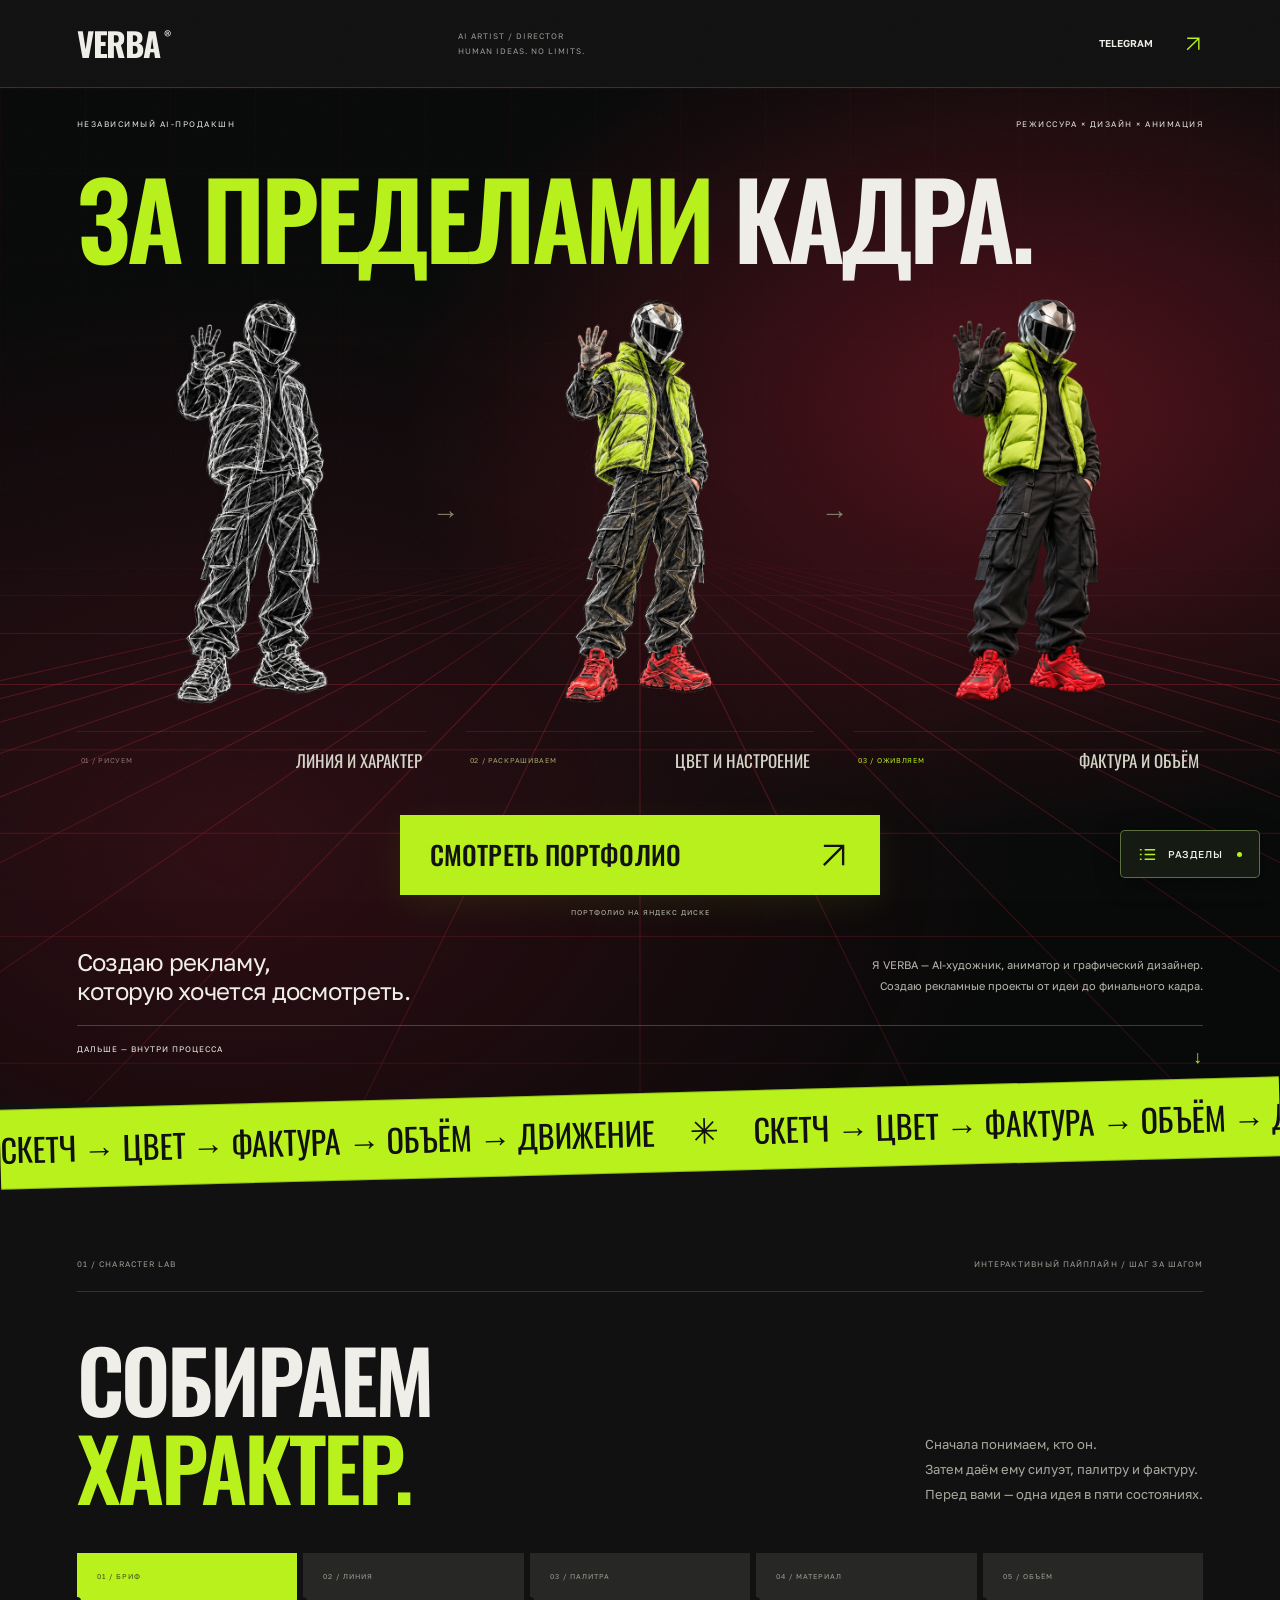
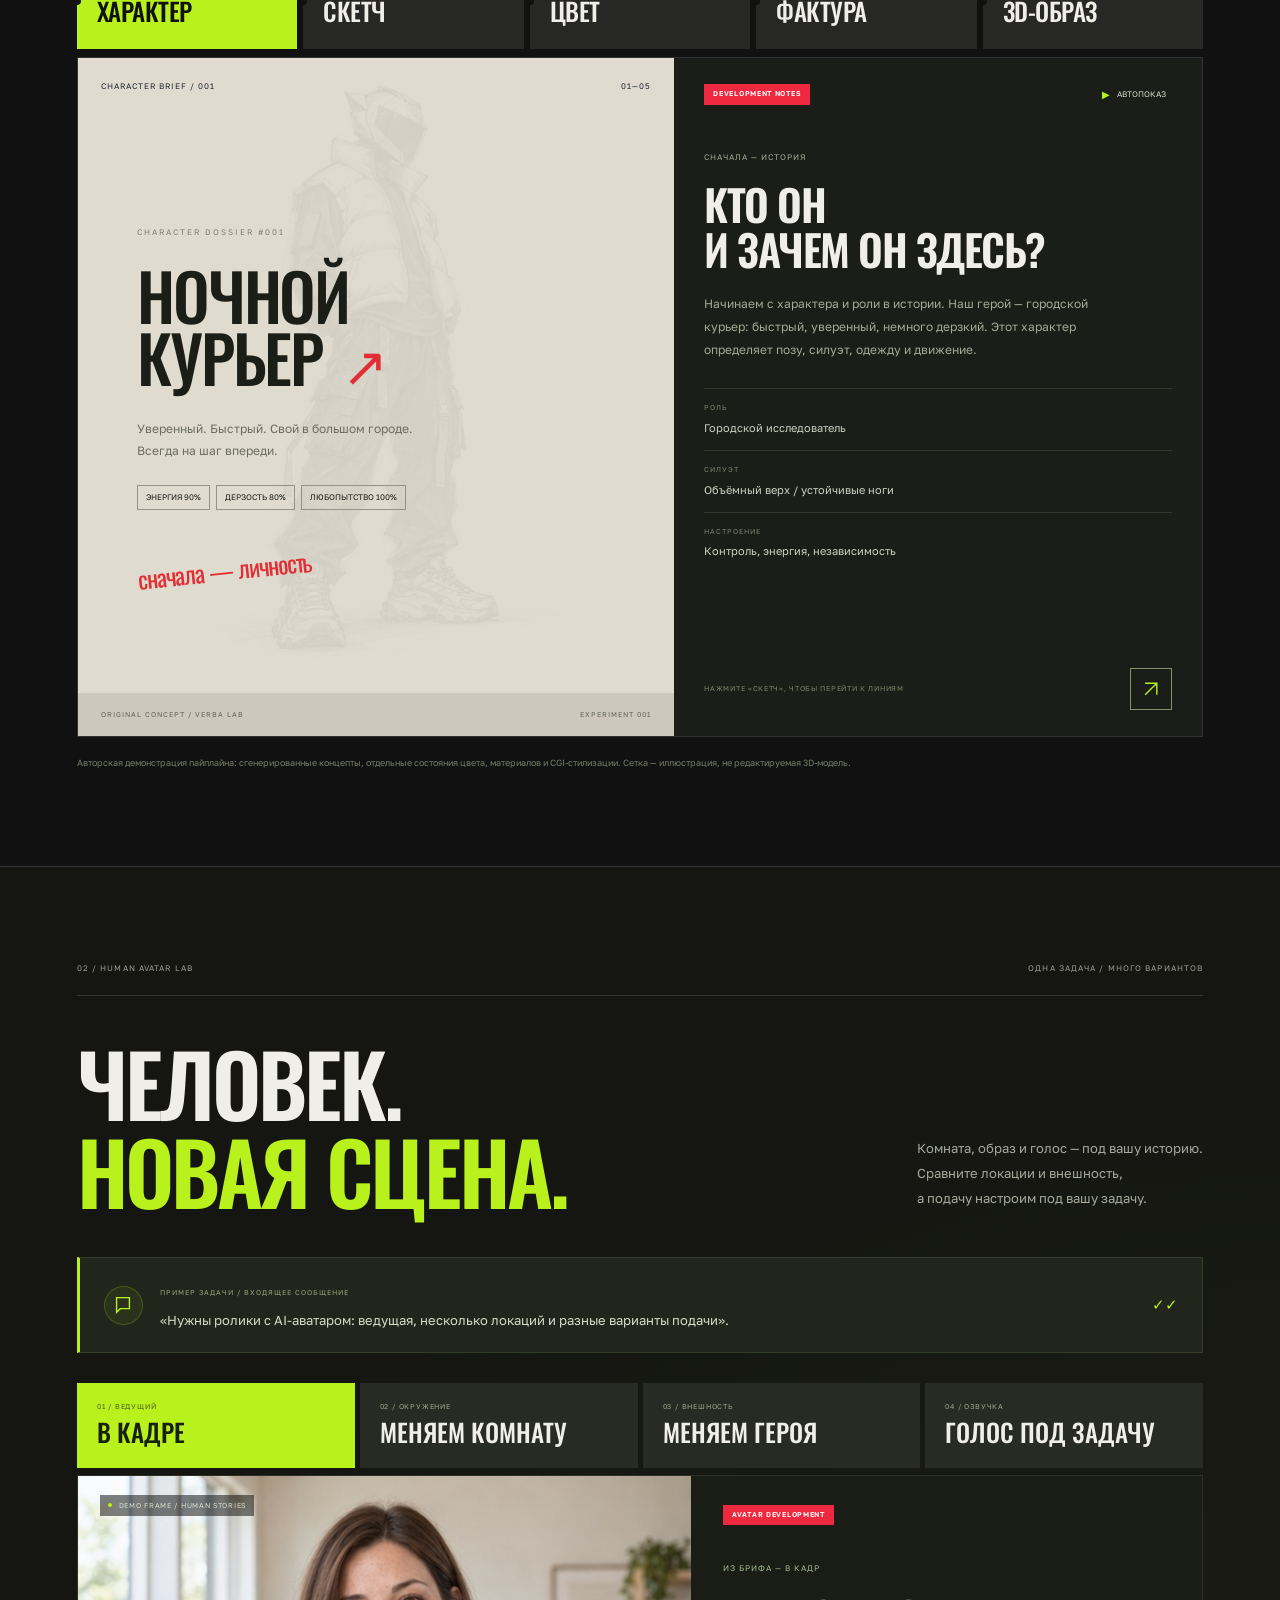
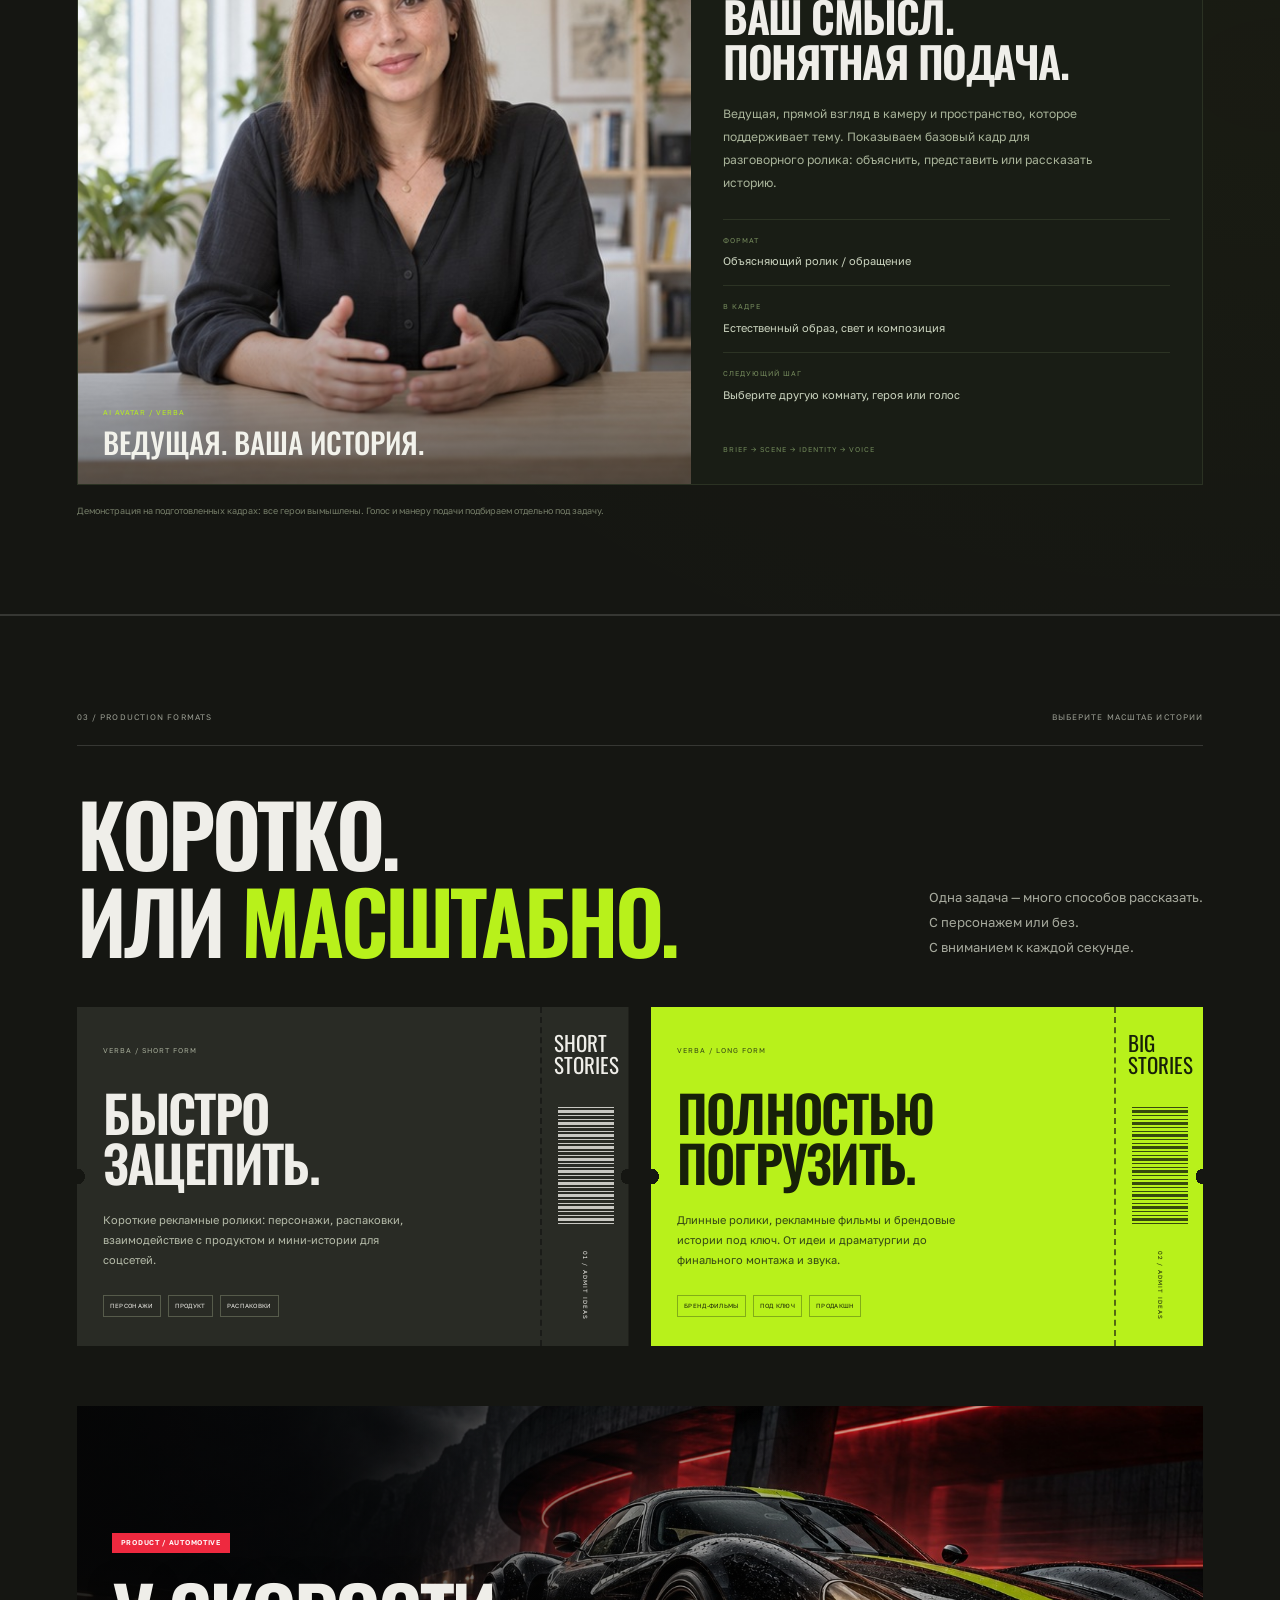
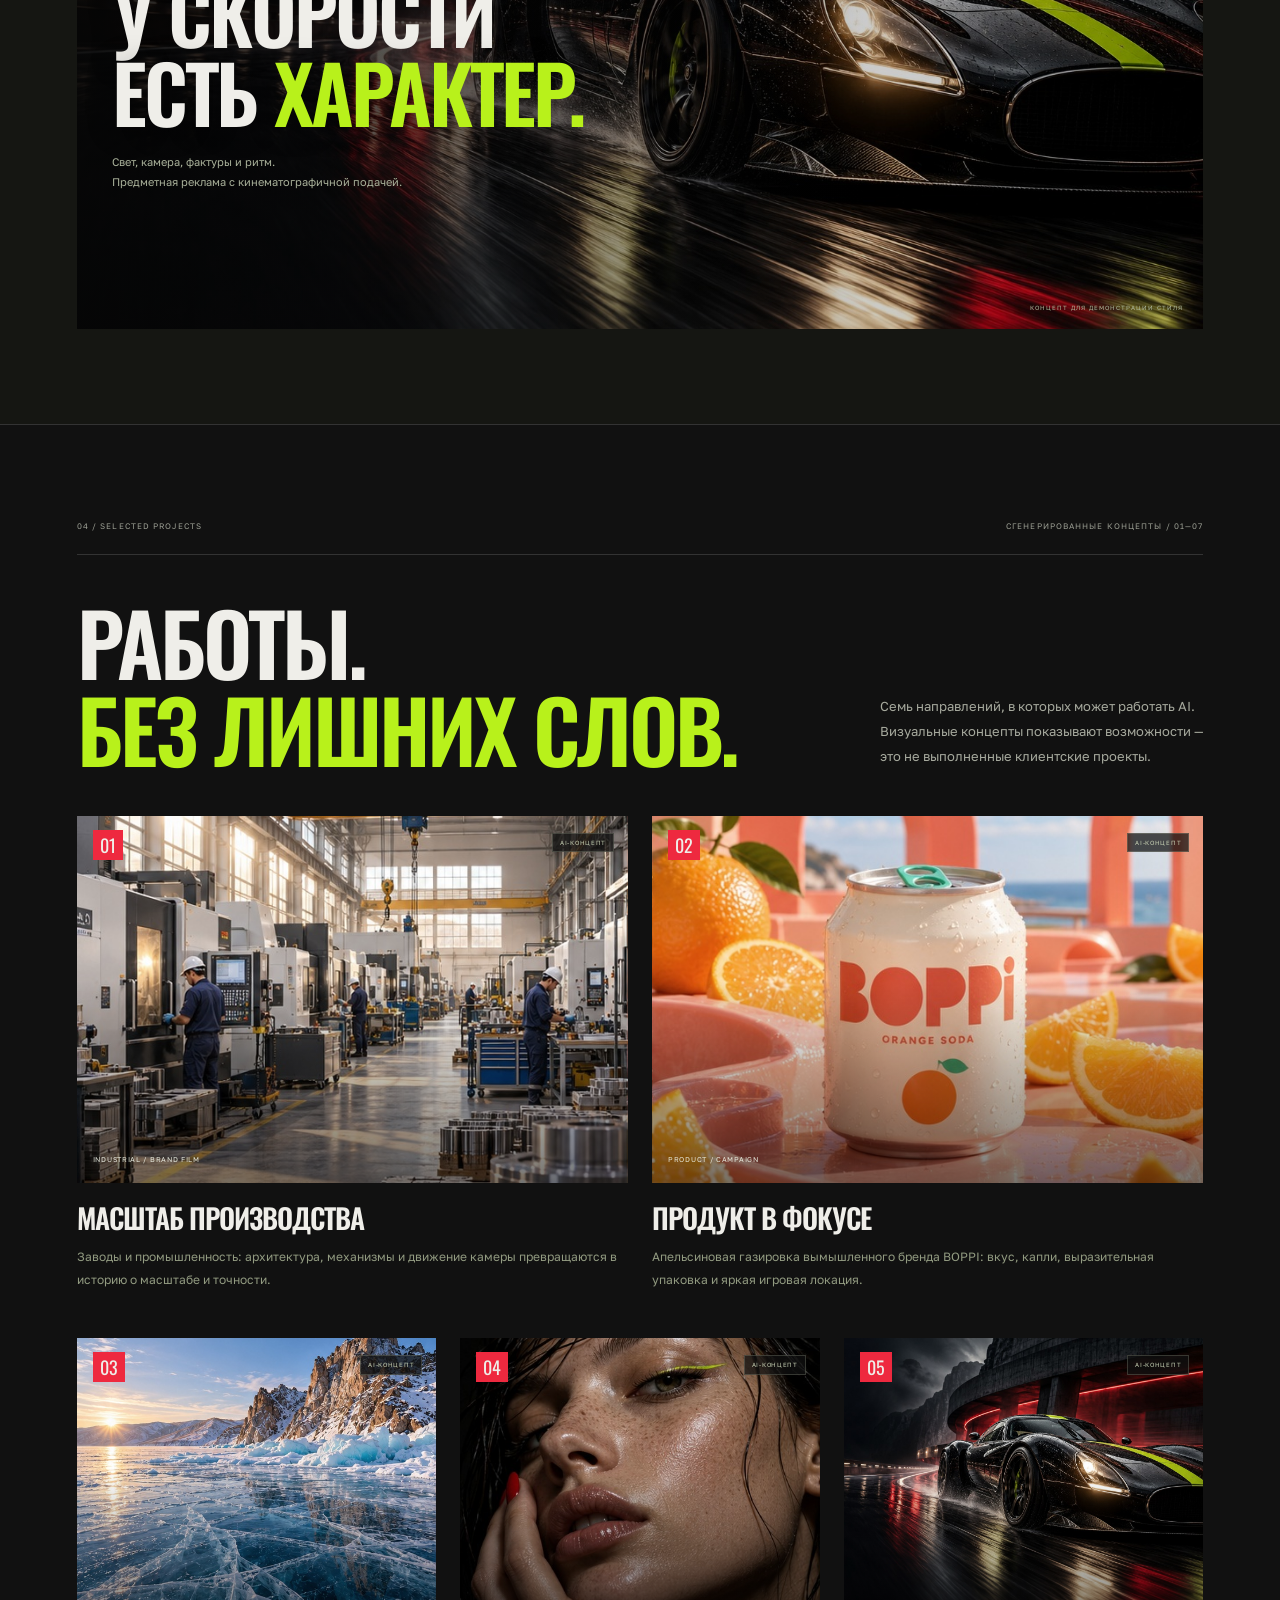
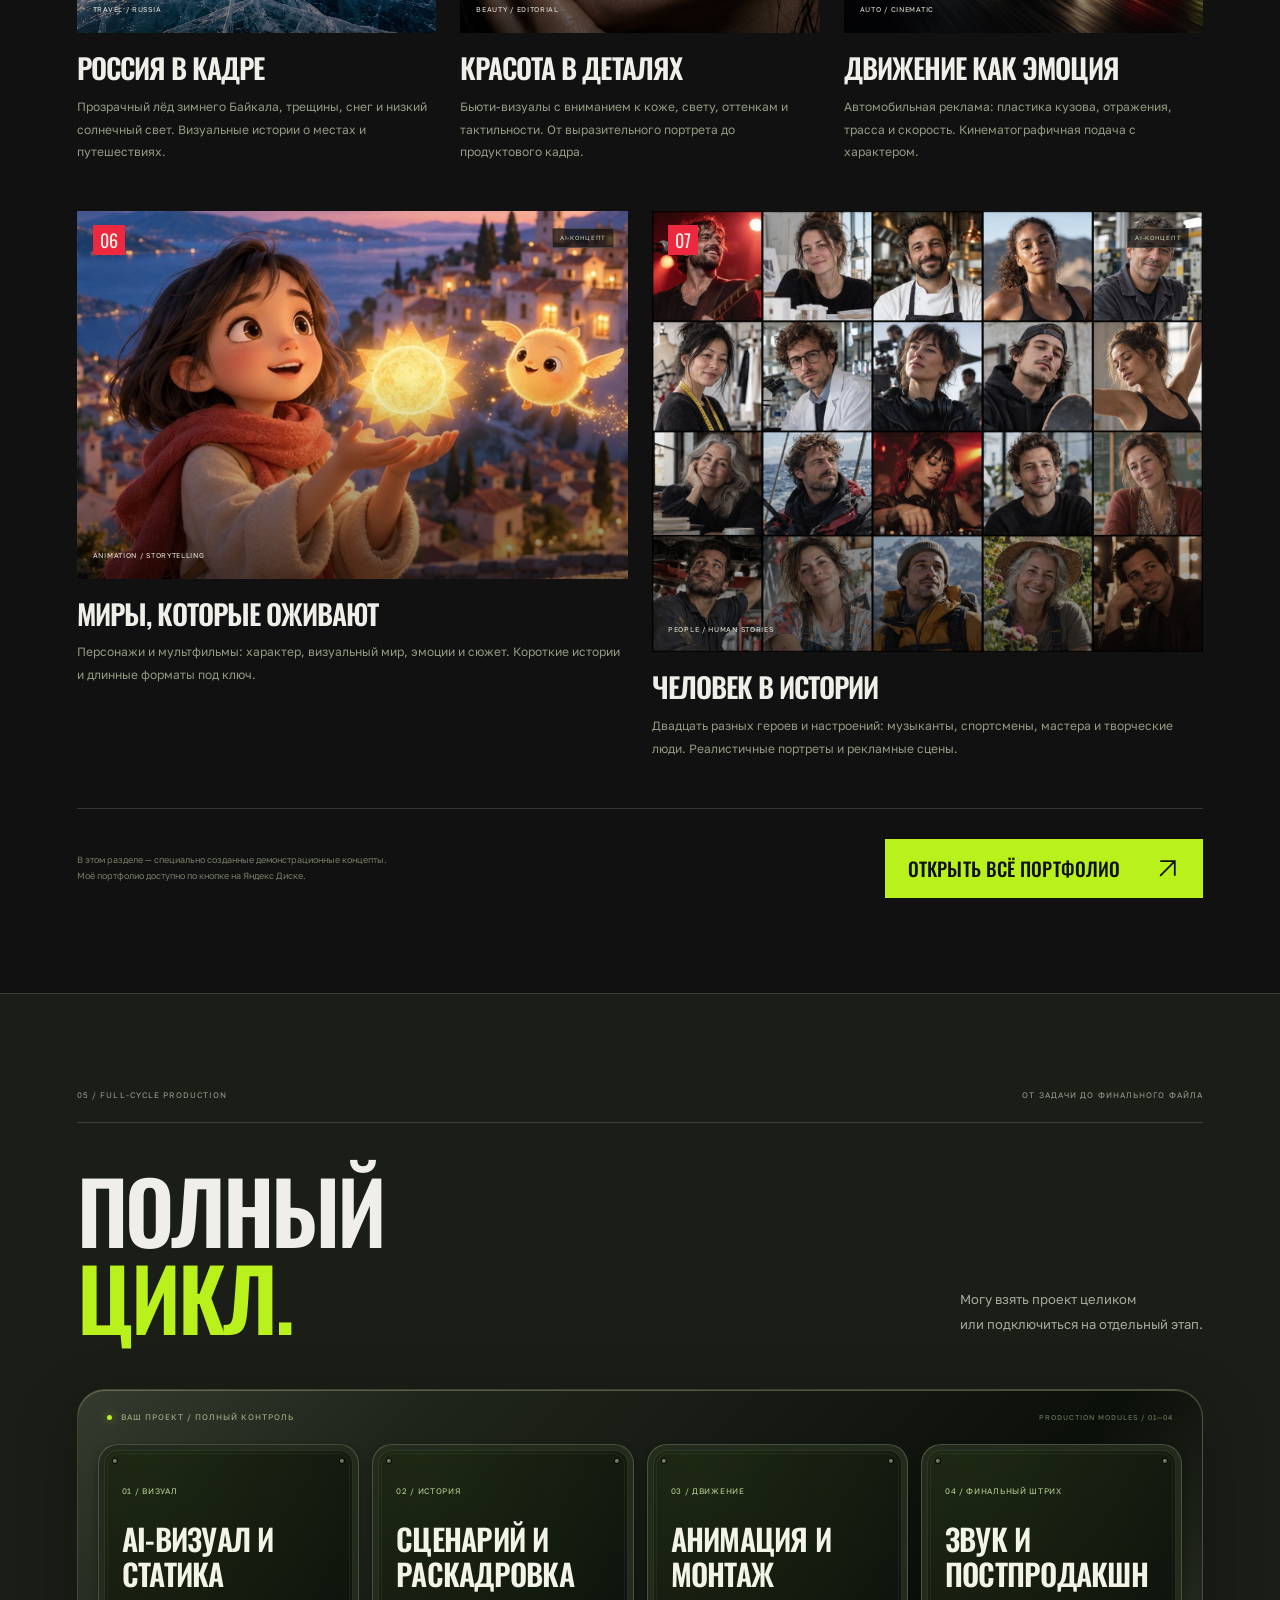
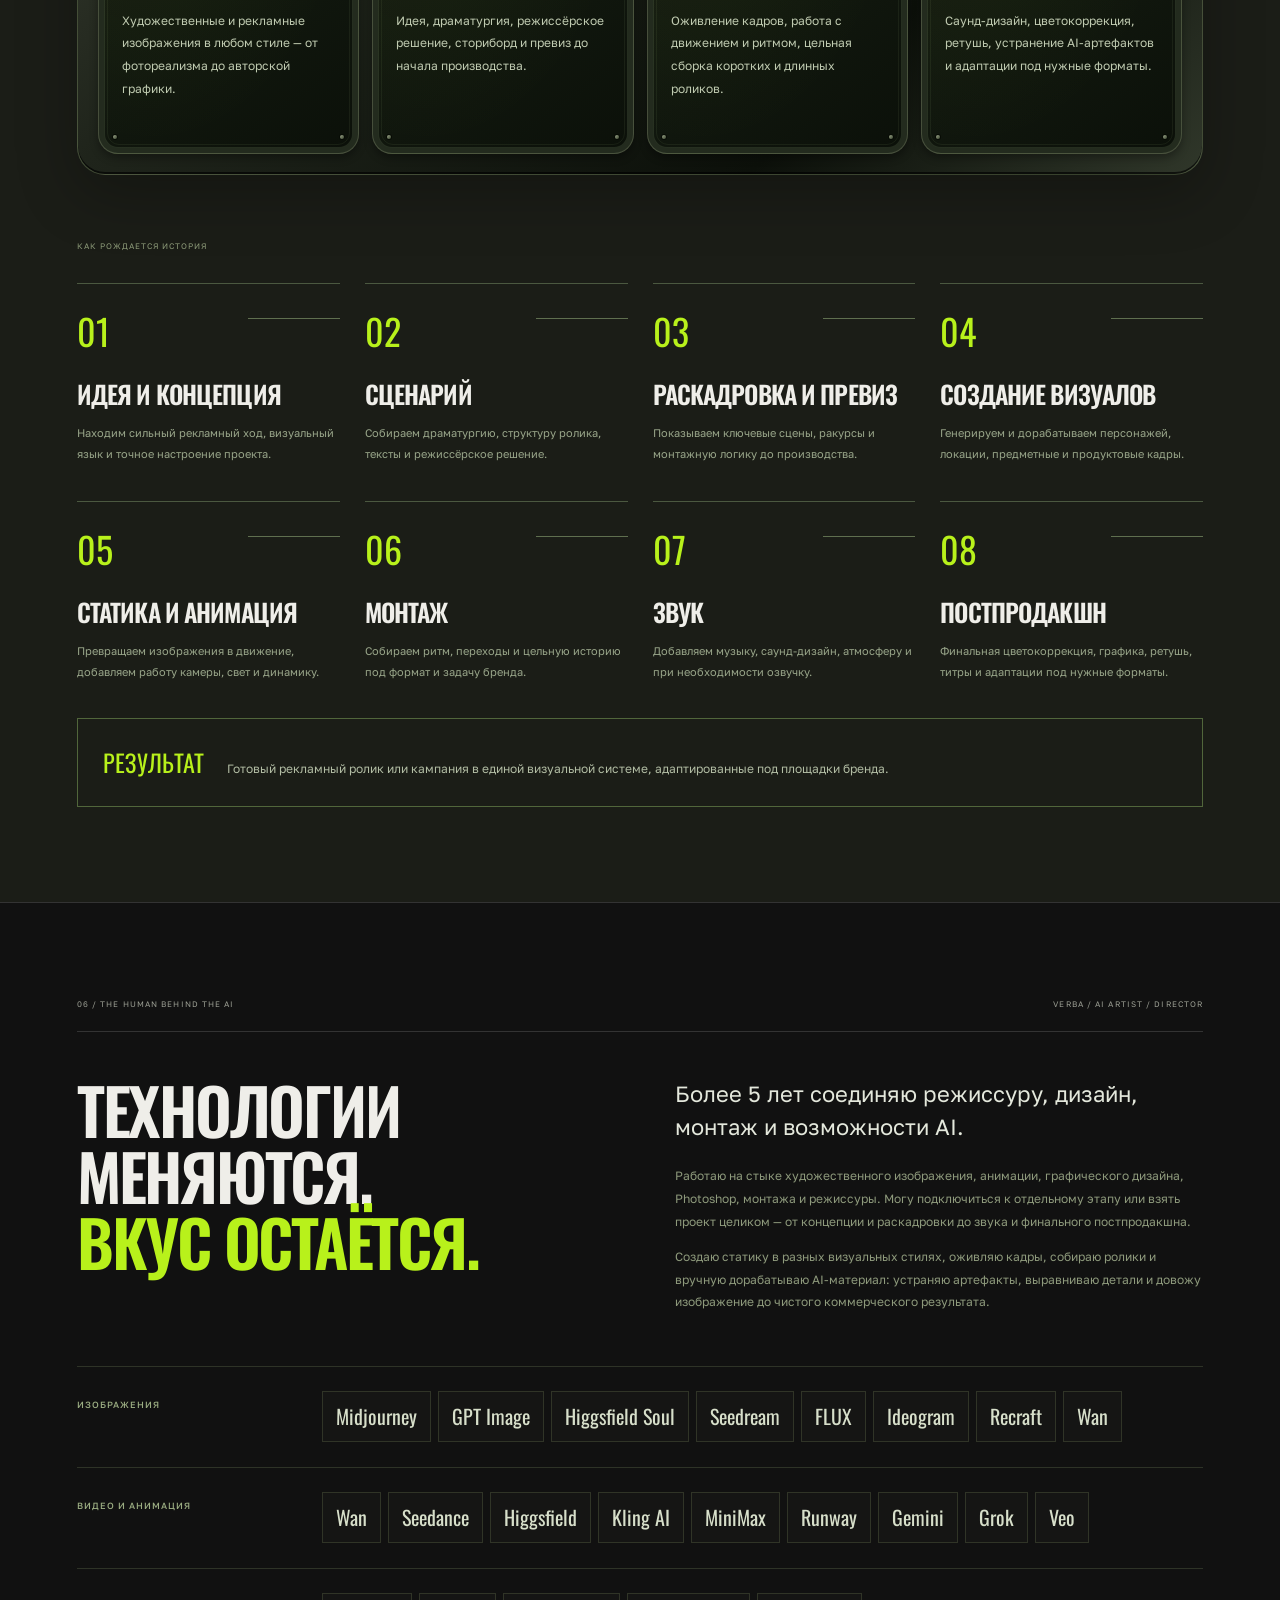
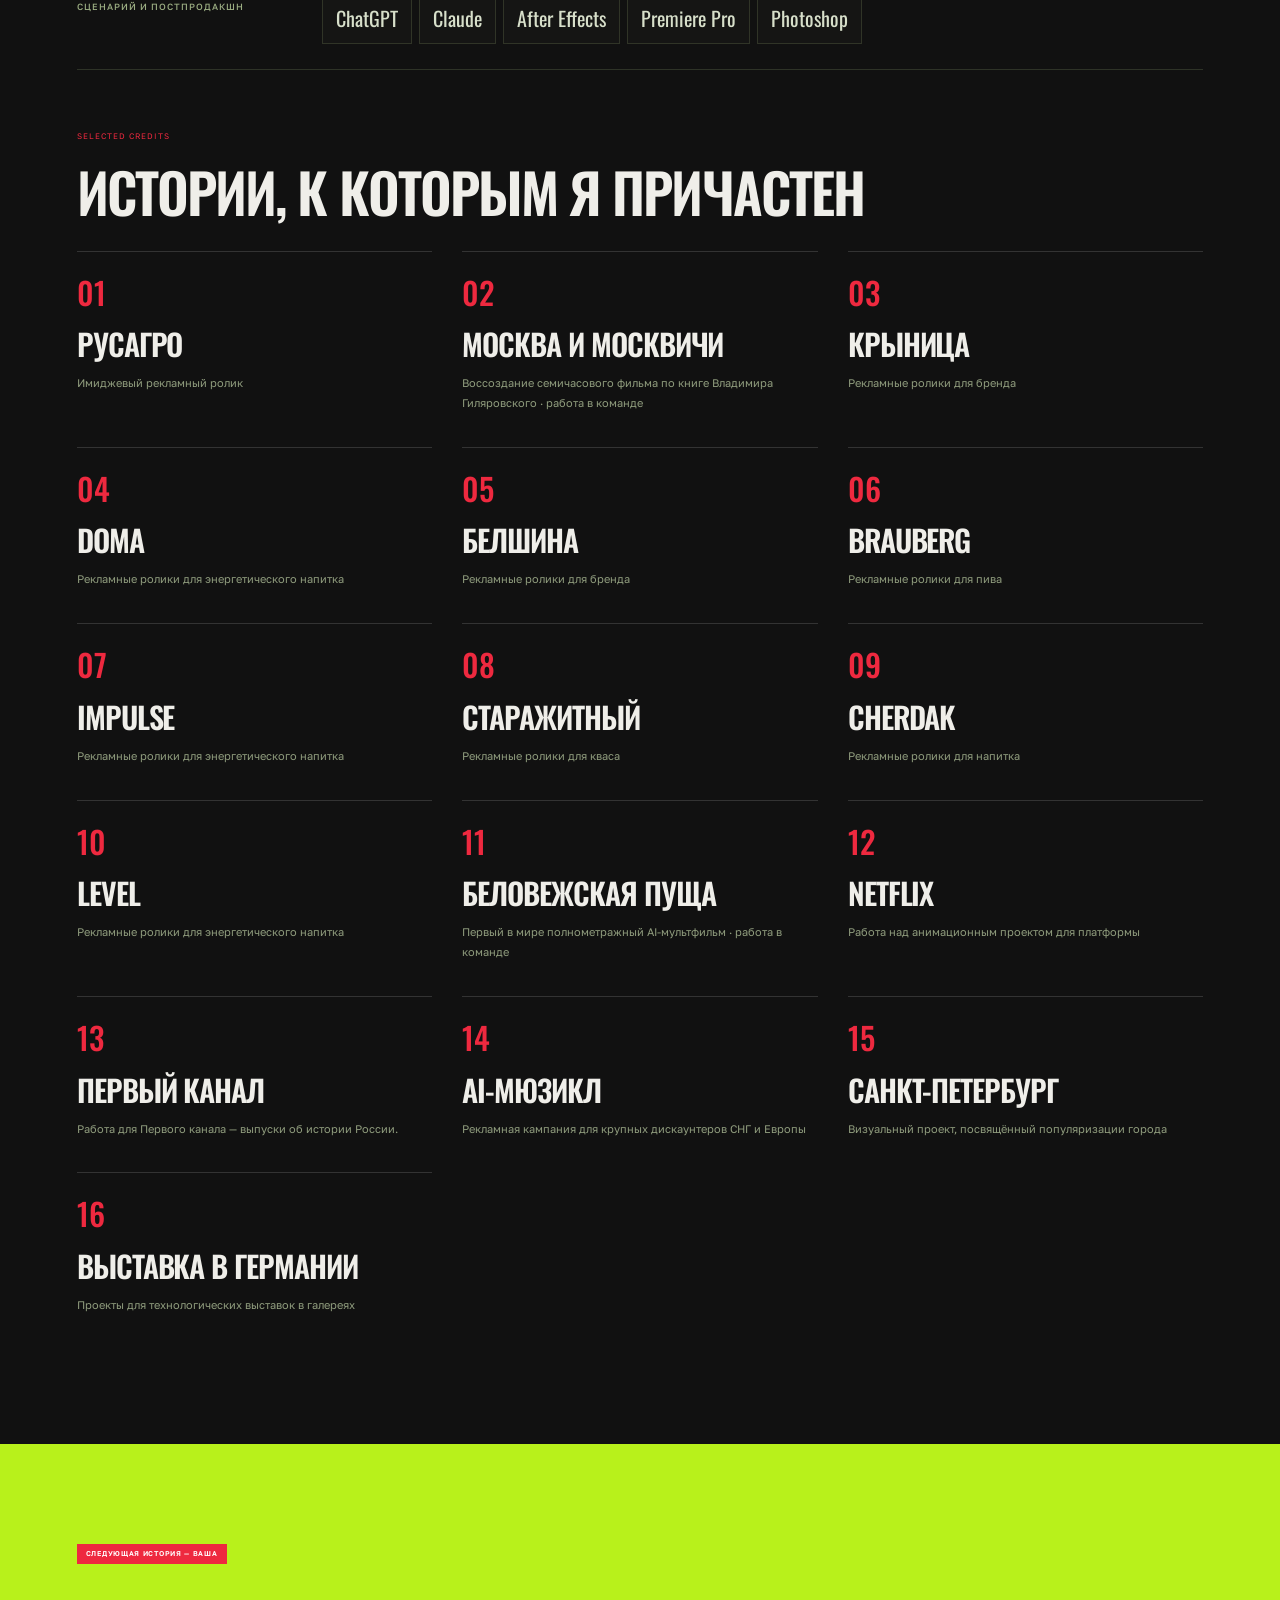
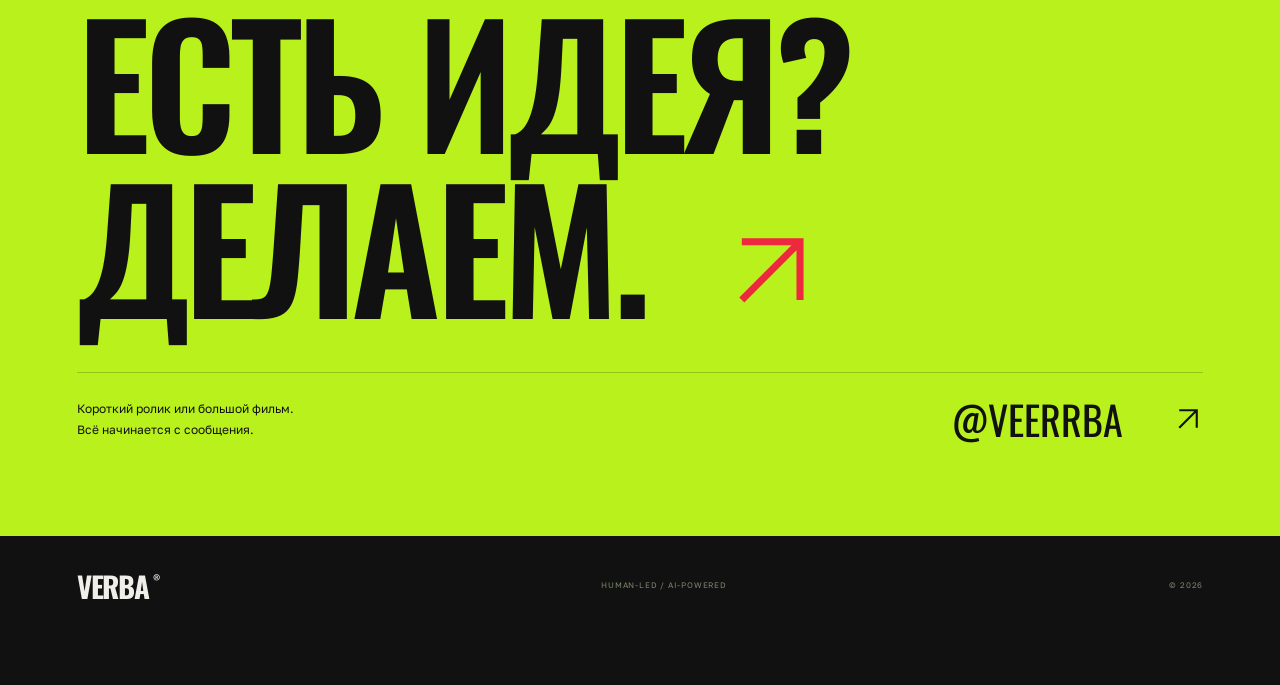
<file: index.html>
<!doctype html><html lang="ru"><head><meta charset="utf-8"><meta name="viewport" content="width=device-width, initial-scale=1"><meta name="theme-color" content="#111111"><meta name="description" content="VERBA — AI-режиссура, персонажи и рекламные фильмы. От характера и скетча до фактуры, объёма и готового ролика."><title>VERBA — за пределами кадра</title><link rel="icon" href="assets/favicon.svg"><link rel="preload" href="assets/oswald.ttf" as="font" type="font/ttf" crossorigin><link rel="stylesheet" href="style.css?v=10"><script src="script.js?v=9" defer></script><script src="avatar.js?v=9" defer></script><script src="navigation.js?v=10" defer></script></head><body>
<header class="header"><a class="brand" href="#top">VERBA<span>®</span></a><span class="header-caption">AI ARTIST / DIRECTOR<br>HUMAN IDEAS. NO LIMITS.</span><a class="header-telegram" href="https://t.me/veerrba" target="_blank" rel="noopener noreferrer">TELEGRAM <svg class="arrow" viewBox="0 0 24 24" fill="none" aria-hidden="true"><path d="M5 19 19 5M5 5h14v14" stroke="currentColor" stroke-width="1.7"/></svg></a></header><details class="site-contents" id="site-contents"><summary aria-controls="contents-panel"><svg class="contents-icon" viewBox="0 0 24 24" fill="none" aria-hidden="true"><path d="M9 6h12M9 12h12M9 18h12M3 6h1M3 12h1M3 18h1" stroke="currentColor" stroke-width="1.7" stroke-linecap="round"/></svg><span>РАЗДЕЛЫ</span><span class="contents-indicator" aria-hidden="true"></span></summary><nav id="contents-panel" aria-label="Навигация по разделам"><div class="contents-header"><span>НА ЭТОЙ СТРАНИЦЕ</span><button type="button" class="contents-close" aria-label="Закрыть содержание"><svg viewBox="0 0 24 24" fill="none" aria-hidden="true"><path d="m6 6 12 12M6 18 18 6" stroke="currentColor" stroke-width="1.6"/></svg></button></div><ol><li><a href="#top"><span aria-hidden="true">00</span>Главная</a></li><li><a href="#lab"><span aria-hidden="true">01</span>Создание персонажа</a></li><li><a href="#avatar-lab"><span aria-hidden="true">02</span>AI-аватары</a></li><li><a href="#formats"><span aria-hidden="true">03</span>Форматы роликов</a></li><li><a href="#concepts"><span aria-hidden="true">04</span>Визуальные концепты</a></li><li><a href="#production"><span aria-hidden="true">05</span>Полный цикл</a></li><li><a href="#creator"><span aria-hidden="true">06</span>Об авторе и инструментах</a></li><li><a href="#credits"><span aria-hidden="true">07</span>Опыт и проекты</a></li><li><a href="#contact"><span aria-hidden="true">08</span>Связаться</a></li></ol><div class="contents-progress" aria-hidden="true"><span></span></div></nav></details><main>
<section class="hero" id="top"><div class="hero-grid-world" aria-hidden="true"><div class="perspective-road"></div></div><div class="hero-top"><span>НЕЗАВИСИМЫЙ AI-ПРОДАКШН</span><span>РЕЖИССУРА × ДИЗАЙН × АНИМАЦИЯ</span></div><div class="hero-title"><h1>ЗА ПРЕДЕЛАМИ <span>КАДРА.</span></h1></div><div class="hero-development" aria-label="Один персонаж в трёх стадиях разработки"><figure class="hero-character hero-character-sketch"><div class="hero-character-art"><img src="assets/hero-sketch.webp" alt="Белый ручной скетч курьера на чёрном фоне"></div><figcaption><span>01 / РИСУЕМ</span><strong>ЛИНИЯ И ХАРАКТЕР</strong></figcaption></figure><span class="development-connector" aria-hidden="true">→</span><figure class="hero-character hero-character-pencil"><div class="hero-character-art"><img src="assets/hero-pencil.webp" alt="Тот же курьер, раскрашенный цветными карандашами"></div><figcaption><span>02 / РАСКРАШИВАЕМ</span><strong>ЦВЕТ И НАСТРОЕНИЕ</strong></figcaption></figure><span class="development-connector" aria-hidden="true">→</span><figure class="hero-character hero-character-final"><div class="hero-character-art waving-character"><img class="wave-frame wave-frame-a" src="assets/hero-final-a.webp" alt="Объёмный курьер с фактурной одеждой машет рукой"><img class="wave-frame wave-frame-b" src="assets/hero-final-b.webp" alt="" aria-hidden="true"></div><figcaption><span>03 / ОЖИВЛЯЕМ</span><strong>ФАКТУРА И ОБЪЁМ</strong></figcaption></figure></div><div class="hero-bottom"><div class="hero-description"><p>Создаю рекламу,<br>которую хочется досмотреть.</p><span>Я VERBA — AI-художник, аниматор и графический дизайнер.<br>Создаю рекламные проекты от идеи до финального кадра.</span></div><div class="hero-action"><a class="button lime portfolio-button" href="https://disk.yandex.ru/d/efgRmM-5nYeRGQ" target="_blank" rel="noopener noreferrer">СМОТРЕТЬ ПОРТФОЛИО <svg class="arrow" viewBox="0 0 24 24" fill="none" aria-hidden="true"><path d="M5 19 19 5M5 5h14v14" stroke="currentColor" stroke-width="1.7"/></svg></a><span>ПОРТФОЛИО НА ЯНДЕКС ДИСКЕ</span></div></div><a class="scroll-cue" href="#lab">ДАЛЬШЕ — ВНУТРИ ПРОЦЕССА <span>↓</span></a></section>
<div class="marquee" aria-hidden="true"><div>СКЕТЧ → ЦВЕТ → ФАКТУРА → ОБЪЁМ → ДВИЖЕНИЕ <b>✳</b> СКЕТЧ → ЦВЕТ → ФАКТУРА → ОБЪЁМ → ДВИЖЕНИЕ <b>✳</b></div></div>
<section class="lab section" id="lab"><div class="section-label"><span>01 / CHARACTER LAB</span><span>ИНТЕРАКТИВНЫЙ ПАЙПЛАЙН / ШАГ ЗА ШАГОМ</span></div><div class="section-heading"><h2>СОБИРАЕМ<br><span class="lime-text">ХАРАКТЕР.</span></h2><p>Сначала понимаем, кто он.<br>Затем даём ему силуэт, палитру и фактуру.<br>Перед вами — одна идея в пяти состояниях.</p></div><div class="stage-tabs" role="tablist" aria-label="Этапы создания персонажа"><button role="tab" id="tab-0" data-stage="0" aria-selected="true" aria-controls="stage-panel"><span>01 / БРИФ</span><strong>ХАРАКТЕР</strong></button><button role="tab" id="tab-1" data-stage="1" aria-selected="false" tabindex="-1" aria-controls="stage-panel"><span>02 / ЛИНИЯ</span><strong>СКЕТЧ</strong></button><button role="tab" id="tab-2" data-stage="2" aria-selected="false" tabindex="-1" aria-controls="stage-panel"><span>03 / ПАЛИТРА</span><strong>ЦВЕТ</strong></button><button role="tab" id="tab-3" data-stage="3" aria-selected="false" tabindex="-1" aria-controls="stage-panel"><span>04 / МАТЕРИАЛ</span><strong>ФАКТУРА</strong></button><button role="tab" id="tab-4" data-stage="4" aria-selected="false" tabindex="-1" aria-controls="stage-panel"><span>05 / ОБЪЁМ</span><strong>3D-ОБРАЗ</strong></button></div><div class="lab-workspace" id="stage-panel" role="tabpanel" aria-labelledby="tab-0"><div class="lab-view"><div class="view-label"><span id="view-label">CHARACTER BRIEF / 001</span><span id="view-counter">01—05</span></div><div class="character-view"><img id="base-image" src="assets/courier-sketch.jpg" alt="Исходное состояние персонажа"><img id="overlay-image" src="assets/courier-sketch.jpg" alt="Следующий этап разработки персонажа"><div class="reveal-edge" id="reveal-edge" hidden><span>↔</span></div><div class="brief-board" id="brief-board"><span class="brief-note">CHARACTER DOSSIER #001</span><h3>НОЧНОЙ<br>КУРЬЕР<span>↗</span></h3><p>Уверенный. Быстрый. Свой в большом городе.<br>Всегда на шаг впереди.</p><div class="brief-traits"><span>ЭНЕРГИЯ 90%</span><span>ДЕРЗОСТЬ 80%</span><span>ЛЮБОПЫТСТВО 100%</span></div><div class="brief-scribble">сначала — личность</div></div><div class="scan-line" aria-hidden="true"></div></div><div class="comparison-controls" id="comparison-controls" hidden><div><span id="comparison-label">ПРОЯВИТЬ ЦВЕТ</span><output id="reveal-output" for="reveal-range">100%</output></div><input id="reveal-range" type="range" min="0" max="100" value="100" aria-label="Проявление следующего этапа"><div class="compare-endpoints"><span id="compare-from">СКЕТЧ</span><span id="compare-to">ЦВЕТ</span></div></div><div class="view-footer"><span>ORIGINAL CONCEPT / VERBA LAB</span><span>EXPERIMENT 001</span></div></div><div class="lab-notes"><div class="notes-top"><span class="red-tag">DEVELOPMENT NOTES</span><button id="play-process" aria-pressed="false"><span>▶︎</span> АВТОПОКАЗ</button></div><div class="stage-copy" aria-live="polite"><span id="stage-kicker">СНАЧАЛА — ИСТОРИЯ</span><h3 id="stage-title">КТО ОН<br>И ЗАЧЕМ ОН ЗДЕСЬ?</h3><p id="stage-text">Начинаем с характера и роли в истории. Наш герой — городской курьер: быстрый, уверенный, немного дерзкий. Этот характер определяет позу, силуэт, одежду и движение.</p></div><div class="stage-specific" id="personality"><div class="trait"><span>РОЛЬ</span><strong>Городской исследователь</strong></div><div class="trait"><span>СИЛУЭТ</span><strong>Объёмный верх / устойчивые ноги</strong></div><div class="trait"><span>НАСТРОЕНИЕ</span><strong>Контроль, энергия, независимость</strong></div></div><div class="stage-specific" id="palette" hidden><div class="swatch-row"><span style="--color:#b8f11b"></span><div><strong>ACID LIME</strong><p>Энергия и заметность. Главный акцент.</p></div></div><div class="swatch-row"><span style="--color:#ee293f"></span><div><strong>SIGNAL RED</strong><p>Импульс и движение. Детали и обувь.</p></div></div><div class="swatch-row"><span style="--color:#333538"></span><div><strong>GRAPHITE</strong><p>Контраст и технологичность. Основа.</p></div></div></div><div class="stage-specific" id="materials" hidden><p class="mini-label">ВЫБЕРИТЕ МАТЕРИАЛ — РАССМОТРИТЕ ДЕТАЛЬ</p><div class="material-buttons"><button data-material="nylon" class="selected"><span class="nylon-patch"></span>НЕЙЛОН</button><button data-material="metal"><span class="metal-patch"></span>МЕТАЛЛ</button><button data-material="rubber"><span class="rubber-patch"></span>РЕЗИНА</button></div><div class="material-detail" id="material-detail" role="img" aria-label="Крупный план материала персонажа"><span id="material-description">Ткань: переплетение, швы, мягкий объём.</span></div></div><div class="stage-specific" id="wire-notes" hidden><div class="mesh-symbol" aria-hidden="true"></div><p>Сетка показывает конструкцию формы. Потяните ползунок, чтобы проявить поверх неё финальный образ с материалами и светом.</p><span class="mini-label">CGI-СТИЛИЗАЦИЯ / ВИЗУАЛЬНАЯ СХЕМА СЕТКИ</span></div><div class="notes-bottom"><span id="stage-hint">НАЖМИТЕ «СКЕТЧ», ЧТОБЫ ПЕРЕЙТИ К ЛИНИЯМ</span><button id="next-stage" aria-label="Следующий этап"><svg class="arrow" viewBox="0 0 24 24" fill="none" aria-hidden="true"><path d="M5 19 19 5M5 5h14v14" stroke="currentColor" stroke-width="1.7"/></svg></button></div></div></div><p class="caption">Авторская демонстрация пайплайна: сгенерированные концепты, отдельные состояния цвета, материалов и CGI-стилизации. Сетка — иллюстрация, не редактируемая 3D-модель.</p></section>
<section class="avatar-lab section" id="avatar-lab"><div class="section-label"><span>02 / HUMAN AVATAR LAB</span><span>ОДНА ЗАДАЧА / МНОГО ВАРИАНТОВ</span></div><div class="section-heading"><h2>ЧЕЛОВЕК.<br><span class="lime-text">НОВАЯ СЦЕНА.</span></h2><p>Комната, образ и голос — под вашу историю.<br>Сравните локации и внешность,<br>а подачу настроим под вашу задачу.</p></div><div class="avatar-message"><span class="message-icon" aria-hidden="true"><svg viewBox="0 0 24 24" fill="none"><path d="M5 4h14v12H9l-4 4V4Z" stroke="currentColor" stroke-width="1.5"/></svg></span><div><span>ПРИМЕР ЗАДАЧИ / ВХОДЯЩЕЕ СООБЩЕНИЕ</span><p>«Нужны ролики с AI-аватаром: ведущая, несколько локаций и разные варианты подачи».</p></div><span class="message-check" aria-hidden="true">✓✓</span></div><div class="avatar-tabs" role="tablist" aria-label="Возможности AI-аватара"><button id="avtab-presenter" role="tab" data-avatar-mode="presenter" aria-controls="avatar-panel" aria-selected="true"><span>01 / ВЕДУЩИЙ</span><strong>В КАДРЕ</strong></button><button id="avtab-room" role="tab" data-avatar-mode="room" aria-controls="avatar-panel" aria-selected="false" tabindex="-1"><span>02 / ОКРУЖЕНИЕ</span><strong>МЕНЯЕМ КОМНАТУ</strong></button><button id="avtab-identity" role="tab" data-avatar-mode="identity" aria-controls="avatar-panel" aria-selected="false" tabindex="-1"><span>03 / ВНЕШНОСТЬ</span><strong>МЕНЯЕМ ГЕРОЯ</strong></button><button id="avtab-voice" role="tab" data-avatar-mode="voice" aria-controls="avatar-panel" aria-selected="false" tabindex="-1"><span>04 / ОЗВУЧКА</span><strong>ГОЛОС ПОД ЗАДАЧУ</strong></button></div><div class="avatar-workspace" id="avatar-panel" role="tabpanel" aria-labelledby="avtab-presenter"><div class="avatar-view"><div class="avatar-frame" id="avatar-frame"><img id="avatar-base" src="assets/avatar-home.jpg" loading="lazy" alt="Реалистичная ведущая сидит за столом в светлом домашнем кабинете"><img id="avatar-overlay" src="assets/avatar-studio.jpg" loading="lazy" alt="Та же ведущая в тёмной подкаст-студии" hidden><span class="avatar-divider" id="avatar-divider" hidden><span>↔</span></span><span class="avatar-frame-label"><i></i> DEMO FRAME / HUMAN STORIES</span><div class="avatar-lower-third"><span>AI AVATAR / VERBA</span><strong id="avatar-frame-title">ВЕДУЩАЯ. ВАША ИСТОРИЯ.</strong></div></div><div class="avatar-compare-controls" id="avatar-compare-controls" hidden><div><label id="avatar-range-label" for="avatar-range">МЕНЯЕМ КОМНАТУ</label><output id="avatar-range-output" for="avatar-range">50%</output></div><input type="range" id="avatar-range" min="0" max="100" value="50" aria-label="Сравнить комнаты"><div><span id="avatar-before">ДОМАШНЯЯ СТУДИЯ</span><span id="avatar-after">ПОДКАСТ-СТУДИЯ</span></div></div></div><aside class="avatar-notes"><span class="red-tag">AVATAR DEVELOPMENT</span><div class="avatar-copy" aria-live="polite"><span id="avatar-kicker">ИЗ БРИФА — В КАДР</span><h3 id="avatar-title">ВАШ СМЫСЛ.<br>ПОНЯТНАЯ ПОДАЧА.</h3><p id="avatar-description">Ведущая, прямой взгляд в камеру и пространство, которое поддерживает тему. Показываем базовый кадр для разговорного ролика: объяснить, представить или рассказать историю.</p></div><div class="avatar-mode-content" id="avatar-presenter-notes"><div class="avatar-note-row"><span>ФОРМАТ</span><strong>Объясняющий ролик / обращение</strong></div><div class="avatar-note-row"><span>В КАДРЕ</span><strong>Естественный образ, свет и композиция</strong></div><div class="avatar-note-row"><span>СЛЕДУЮЩИЙ ШАГ</span><strong>Выберите другую комнату, героя или голос</strong></div></div><div class="avatar-mode-content" id="avatar-room-notes" hidden><div class="room-choice"><span class="room-swatch home-swatch"></span><div><strong>ДОМАШНЯЯ СТУДИЯ</strong><p>Мягкий дневной свет. Тёплый личный тон.</p></div></div><div class="room-choice"><span class="room-swatch studio-swatch"></span><div><strong>ПОДКАСТ-СТУДИЯ</strong><p>Графит, красный акцент. Собранный деловой кадр.</p></div></div><p class="avatar-help">Потяните разделитель на кадре или ползунок под ним.</p></div><div class="avatar-mode-content" id="avatar-identity-notes" hidden><span class="avatar-option-label">ВЫБЕРИТЕ НОВЫЙ ОБРАЗ</span><div class="avatar-identity-options" role="group" aria-label="Новый образ ведущего"><button data-avatar-person="woman" aria-pressed="true"><img src="assets/avatar-woman.jpg" loading="lazy" alt="Другая ведущая"><span>ДРУГАЯ ВЕДУЩАЯ</span></button><button data-avatar-person="man" aria-pressed="false"><img src="assets/avatar-man.jpg" loading="lazy" alt="Мужчина-ведущий"><span>МУЖЧИНА-ВЕДУЩИЙ</span></button></div><p class="avatar-help">Та же сцена, другая внешность. Сравните исходный и новый образ ползунком.</p></div><div class="avatar-mode-content avatar-voice-description" id="avatar-voice-notes" hidden><div class="voice-description-row"><span>01 / ХАРАКТЕР ГОЛОСА</span><h4>ТЕМБР, ТЕМП И ИНТОНАЦИЯ</h4><p>Подбираем высоту и тембр голоса, темп речи, эмоциональность и манеру подачи — под аудиторию, формат ролика и настроение бренда.</p></div><div class="voice-description-row"><span>02 / ИНДИВИДУАЛЬНЫЙ ПОДХОД</span><h4>ГОЛОС ПОД ВАШ БРЕНД</h4><p>Создаём индивидуальный голос с нужным характером: узнаваемый образ, согласованные интонации и единая подача в серии роликов.</p></div><div class="voice-description-row"><span>03 / ВАШ СОБСТВЕННЫЙ ГОЛОС</span><h4>ИСПОЛЬЗУЕМ ВАШУ ЗАПИСЬ</h4><p>Если у вас есть запись собственного голоса, используем её для озвучивания AI-аватара. В кадре — выбранный образ, в озвучке — ваш голос.</p></div></div><span class="avatar-notes-foot">BRIEF → SCENE → IDENTITY → VOICE</span></aside></div><p class="caption">Демонстрация на подготовленных кадрах: все герои вымышлены. Голос и манеру подачи подбираем отдельно под задачу.</p></section><section class="formats section" id="formats"><div class="section-label"><span>03 / PRODUCTION FORMATS</span><span>ВЫБЕРИТЕ МАСШТАБ ИСТОРИИ</span></div><div class="section-heading"><h2>КОРОТКО.<br>ИЛИ <span class="lime-text">МАСШТАБНО.</span></h2><p>Одна задача — много способов рассказать.<br>С персонажем или без.<br>С вниманием к каждой секунде.</p></div><div class="format-tickets"><article class="format-ticket"><div class="ticket-main"><span class="ticket-id">VERBA / SHORT FORM</span><h3>БЫСТРО<br>ЗАЦЕПИТЬ.</h3><p>Короткие рекламные ролики: персонажи, распаковки, взаимодействие с продуктом и мини-истории для соцсетей.</p><div class="ticket-tags"><span>ПЕРСОНАЖИ</span><span>ПРОДУКТ</span><span>РАСПАКОВКИ</span></div></div><div class="ticket-stub"><span>SHORT<br>STORIES</span><div class="barcode"></div><span>01 / ADMIT IDEAS</span></div></article><article class="format-ticket green-ticket"><div class="ticket-main"><span class="ticket-id">VERBA / LONG FORM</span><h3>ПОЛНОСТЬЮ<br>ПОГРУЗИТЬ.</h3><p>Длинные ролики, рекламные фильмы и брендовые истории под ключ. От идеи и драматургии до финального монтажа и звука.</p><div class="ticket-tags"><span>БРЕНД-ФИЛЬМЫ</span><span>ПОД КЛЮЧ</span><span>ПРОДАКШН</span></div></div><div class="ticket-stub"><span>BIG<br>STORIES</span><div class="barcode"></div><span>02 / ADMIT IDEAS</span></div></article></div><div class="automotive-strip"><img src="assets/speed-coupe.jpg" loading="lazy" alt="Чёрное спортивное купе с лаймовой полосой на мокрой дороге в красном свете"><div><span class="red-tag">PRODUCT / AUTOMOTIVE</span><h3>У СКОРОСТИ<br>ЕСТЬ <span>ХАРАКТЕР.</span></h3><p>Свет, камера, фактуры и ритм.<br>Предметная реклама с кинематографичной подачей.</p></div><span class="strip-note">КОНЦЕПТ ДЛЯ ДЕМОНСТРАЦИИ СТИЛЯ</span></div></section>
<section class="selected section" id="concepts"><div class="section-label"><span>04 / SELECTED PROJECTS</span><span>СГЕНЕРИРОВАННЫЕ КОНЦЕПТЫ / 01—07</span></div><div class="section-heading"><h2>РАБОТЫ.<br><span class="lime-text">БЕЗ ЛИШНИХ СЛОВ.</span></h2><p>Семь направлений, в которых может работать AI.<br>Визуальные концепты показывают возможности —<br>это не выполненные клиентские проекты.</p></div><div class="project-grid concept-projects"><article class="project-card"><div class="project-image"><img loading="lazy" src="assets/concept-industry-v6.jpg" alt="Реалистичный светлый действующий завод с оборудованием и рабочими"><span class="project-index">01</span><span class="project-category">INDUSTRIAL / BRAND FILM</span><span class="concept-badge">AI-КОНЦЕПТ</span></div><div class="project-copy"><h3>МАСШТАБ ПРОИЗВОДСТВА</h3><p>Заводы и промышленность: архитектура, механизмы и движение камеры превращаются в историю о масштабе и точности.</p></div></article><article class="project-card"><div class="project-image"><img loading="lazy" src="assets/concept-product-v6.jpg" alt="Апельсиновая газировка вымышленного бренда BOPPI в яркой игровой локации"><span class="project-index">02</span><span class="project-category">PRODUCT / CAMPAIGN</span><span class="concept-badge">AI-КОНЦЕПТ</span></div><div class="project-copy"><h3>ПРОДУКТ В ФОКУСЕ</h3><p>Апельсиновая газировка вымышленного бренда BOPPI: вкус, капли, выразительная упаковка и яркая игровая локация.</p></div></article><article class="project-card"><div class="project-image"><img loading="lazy" src="assets/concept-russia-v6.jpg" alt="Зимний Байкал: прозрачный лёд с трещинами, скалы и снег"><span class="project-index">03</span><span class="project-category">TRAVEL / RUSSIA</span><span class="concept-badge">AI-КОНЦЕПТ</span></div><div class="project-copy"><h3>РОССИЯ В КАДРЕ</h3><p>Прозрачный лёд зимнего Байкала, трещины, снег и низкий солнечный свет. Визуальные истории о местах и путешествиях.</p></div></article><article class="project-card"><div class="project-image"><img loading="lazy" src="assets/concept-beauty.jpg" alt="Бьюти-портрет с лаймовой подводкой и красным акцентом"><span class="project-index">04</span><span class="project-category">BEAUTY / EDITORIAL</span><span class="concept-badge">AI-КОНЦЕПТ</span></div><div class="project-copy"><h3>КРАСОТА В ДЕТАЛЯХ</h3><p>Бьюти-визуалы с вниманием к коже, свету, оттенкам и тактильности. От выразительного портрета до продуктового кадра.</p></div></article><article class="project-card"><div class="project-image"><img loading="lazy" src="assets/concept-auto.jpg" alt="Спортивное купе в красном свете на мокрой дороге"><span class="project-index">05</span><span class="project-category">AUTO / CINEMATIC</span><span class="concept-badge">AI-КОНЦЕПТ</span></div><div class="project-copy"><h3>ДВИЖЕНИЕ КАК ЭМОЦИЯ</h3><p>Автомобильная реклама: пластика кузова, отражения, трасса и скорость. Кинематографичная подача с характером.</p></div></article><article class="project-card"><div class="project-image"><img loading="lazy" src="assets/concept-animation-v6.jpg" alt="Девочка и маленький летающий компаньон находят светящееся бумажное солнце"><span class="project-index">06</span><span class="project-category">ANIMATION / STORYTELLING</span><span class="concept-badge">AI-КОНЦЕПТ</span></div><div class="project-copy"><h3>МИРЫ, КОТОРЫЕ ОЖИВАЮТ</h3><p>Персонажи и мультфильмы: характер, визуальный мир, эмоции и сюжет. Короткие истории и длинные форматы под ключ.</p></div></article><article class="project-card"><div class="project-image"><img loading="lazy" src="assets/concept-people-v7.jpg" alt="Коллаж из двадцати разных реалистичных взрослых людей: музыканты, художники, спортсмены и другие герои"><span class="project-index">07</span><span class="project-category">PEOPLE / HUMAN STORIES</span><span class="concept-badge">AI-КОНЦЕПТ</span></div><div class="project-copy"><h3>ЧЕЛОВЕК В ИСТОРИИ</h3><p>Двадцать разных героев и настроений: музыканты, спортсмены, мастера и творческие люди. Реалистичные портреты и рекламные сцены.</p></div></article></div><div class="projects-footer"><p class="caption">В этом разделе — специально созданные демонстрационные концепты.<br>Моё портфолио доступно по кнопке на Яндекс Диске.</p><a class="button lime portfolio-button" href="https://disk.yandex.ru/d/efgRmM-5nYeRGQ" target="_blank" rel="noopener noreferrer">ОТКРЫТЬ ВСЁ ПОРТФОЛИО <svg class="arrow" viewBox="0 0 24 24" fill="none" aria-hidden="true"><path d="M5 19 19 5M5 5h14v14" stroke="currentColor" stroke-width="1.7"/></svg></a></div></section><section class="production section" id="production"><div class="section-label"><span>05 / FULL-CYCLE PRODUCTION</span><span>ОТ ЗАДАЧИ ДО ФИНАЛЬНОГО ФАЙЛА</span></div><div class="section-heading"><h2>ПОЛНЫЙ<br><span class="lime-text">ЦИКЛ.</span></h2><p>Могу взять проект целиком<br>или подключиться на отдельный этап.</p></div><div class="production-porthole"><div class="porthole-bar"><span><i aria-hidden="true"></i> ВАШ ПРОЕКТ / ПОЛНЫЙ КОНТРОЛЬ</span><span>PRODUCTION MODULES / 01—04</span></div><div class="production-grid"><article><span class="window-bolts" aria-hidden="true"><i></i><i></i><i></i><i></i></span><span>01 / ВИЗУАЛ</span><h3>AI-визуал и статика</h3><p>Художественные и рекламные изображения в любом стиле — от фотореализма до авторской графики.</p></article><article><span class="window-bolts" aria-hidden="true"><i></i><i></i><i></i><i></i></span><span>02 / ИСТОРИЯ</span><h3>Сценарий и раскадровка</h3><p>Идея, драматургия, режиссёрское решение, сториборд и превиз до начала производства.</p></article><article><span class="window-bolts" aria-hidden="true"><i></i><i></i><i></i><i></i></span><span>03 / ДВИЖЕНИЕ</span><h3>Анимация и монтаж</h3><p>Оживление кадров, работа с движением и ритмом, цельная сборка коротких и длинных роликов.</p></article><article><span class="window-bolts" aria-hidden="true"><i></i><i></i><i></i><i></i></span><span>04 / ФИНАЛЬНЫЙ ШТРИХ</span><h3>Звук и постпродакшн</h3><p>Саунд-дизайн, цветокоррекция, ретушь, устранение AI-артефактов и адаптации под нужные форматы.</p></article></div></div><div class="full-cycle"><p class="eyebrow">КАК РОЖДАЕТСЯ ИСТОРИЯ</p><div class="steps"><article><span>01</span><h3>Идея и концепция</h3><p>Находим сильный рекламный ход, визуальный язык и точное настроение проекта.</p></article><article><span>02</span><h3>Сценарий</h3><p>Собираем драматургию, структуру ролика, тексты и режиссёрское решение.</p></article><article><span>03</span><h3>Раскадровка и превиз</h3><p>Показываем ключевые сцены, ракурсы и монтажную логику до производства.</p></article><article><span>04</span><h3>Создание визуалов</h3><p>Генерируем и дорабатываем персонажей, локации, предметные и продуктовые кадры.</p></article><article><span>05</span><h3>Статика и анимация</h3><p>Превращаем изображения в движение, добавляем работу камеры, свет и динамику.</p></article><article><span>06</span><h3>Монтаж</h3><p>Собираем ритм, переходы и цельную историю под формат и задачу бренда.</p></article><article><span>07</span><h3>Звук</h3><p>Добавляем музыку, саунд-дизайн, атмосферу и при необходимости озвучку.</p></article><article><span>08</span><h3>Постпродакшн</h3><p>Финальная цветокоррекция, графика, ретушь, титры и адаптации под нужные форматы.</p></article></div><p class="result"><strong>Результат</strong> Готовый рекламный ролик или кампания в единой визуальной системе, адаптированные под площадки бренда.</p></div></section><section class="creator section" id="creator"><div class="section-label"><span>06 / THE HUMAN BEHIND THE AI</span><span>VERBA / AI ARTIST / DIRECTOR</span></div><div class="creator-intro"><h2>Технологии меняются.<br><em>Вкус остаётся.</em></h2><div><p class="lead">Более 5 лет соединяю режиссуру, дизайн, монтаж и возможности AI.</p><p>Работаю на стыке художественного изображения, анимации, графического дизайна, Photoshop, монтажа и режиссуры. Могу подключиться к отдельному этапу или взять проект целиком — от концепции и раскадровки до звука и финального постпродакшна.</p><p>Создаю статику в разных визуальных стилях, оживляю кадры, собираю ролики и вручную дорабатываю AI-материал: устраняю артефакты, выравниваю детали и довожу изображение до чистого коммерческого результата.</p></div></div><div class="tool-groups"><div class="tool-group"><h3>ИЗОБРАЖЕНИЯ</h3><div class="tools"><span>Midjourney</span><span>GPT Image</span><span>Higgsfield Soul</span><span>Seedream</span><span>FLUX</span><span>Ideogram</span><span>Recraft</span><span>Wan</span></div></div><div class="tool-group"><h3>ВИДЕО И АНИМАЦИЯ</h3><div class="tools"><span>Wan</span><span>Seedance</span><span>Higgsfield</span><span>Kling AI</span><span>MiniMax</span><span>Runway</span><span>Gemini</span><span>Grok</span><span>Veo</span></div></div><div class="tool-group"><h3>СЦЕНАРИЙ И ПОСТПРОДАКШН</h3><div class="tools"><span>ChatGPT</span><span>Claude</span><span>After Effects</span><span>Premiere Pro</span><span>Photoshop</span></div></div></div><div class="credits-heading" id="credits"><p class="eyebrow">SELECTED CREDITS</p><h3>Истории, к которым я причастен</h3></div><div class="credits"><article><span>01</span><h3>РУСАГРО</h3><p>Имиджевый рекламный ролик</p></article><article><span>02</span><h3>Москва и москвичи</h3><p>Воссоздание семичасового фильма по книге Владимира Гиляровского · работа в команде</p></article><article><span>03</span><h3>Крыница</h3><p>Рекламные ролики для бренда</p></article><article><span>04</span><h3>DOMA</h3><p>Рекламные ролики для энергетического напитка</p></article><article><span>05</span><h3>Белшина</h3><p>Рекламные ролики для бренда</p></article><article><span>06</span><h3>Brauberg</h3><p>Рекламные ролики для пива</p></article><article><span>07</span><h3>IMPULSE</h3><p>Рекламные ролики для энергетического напитка</p></article><article><span>08</span><h3>Старажитный</h3><p>Рекламные ролики для кваса</p></article><article><span>09</span><h3>CHERDAK</h3><p>Рекламные ролики для напитка</p></article><article><span>10</span><h3>Level</h3><p>Рекламные ролики для энергетического напитка</p></article><article><span>11</span><h3>Беловежская пуща</h3><p>Первый в мире полнометражный AI-мультфильм · работа в команде</p></article><article><span>12</span><h3>Netflix</h3><p>Работа над анимационным проектом для платформы</p></article><article><span>13</span><h3>Первый канал</h3><p>Работа для Первого канала — выпуски об истории России.</p></article><article><span>14</span><h3>AI-мюзикл</h3><p>Рекламная кампания для крупных дискаунтеров СНГ и Европы</p></article><article><span>15</span><h3>Санкт-Петербург</h3><p>Визуальный проект, посвящённый популяризации города</p></article><article><span>16</span><h3>Выставка в Германии</h3><p>Проекты для технологических выставок в галереях</p></article></div></section><section class="closing section" id="contact"><span class="red-tag">СЛЕДУЮЩАЯ ИСТОРИЯ — ВАША</span><h2>ЕСТЬ ИДЕЯ?<br><span>ДЕЛАЕМ.</span> <svg class="arrow" viewBox="0 0 24 24" fill="none" aria-hidden="true"><path d="M5 19 19 5M5 5h14v14" stroke="currentColor" stroke-width="1.7"/></svg></h2><div class="closing-bottom"><p>Короткий ролик или большой фильм.<br>Всё начинается с сообщения.</p><a href="https://t.me/veerrba" target="_blank" rel="noopener noreferrer">@VEERRBA <svg class="arrow" viewBox="0 0 24 24" fill="none" aria-hidden="true"><path d="M5 19 19 5M5 5h14v14" stroke="currentColor" stroke-width="1.7"/></svg></a></div></section></main><footer><a class="brand" href="#top">VERBA<span>®</span></a><span>HUMAN-LED / AI-POWERED</span><span>© <span id="year">2026</span></span></footer></body></html>
</file>
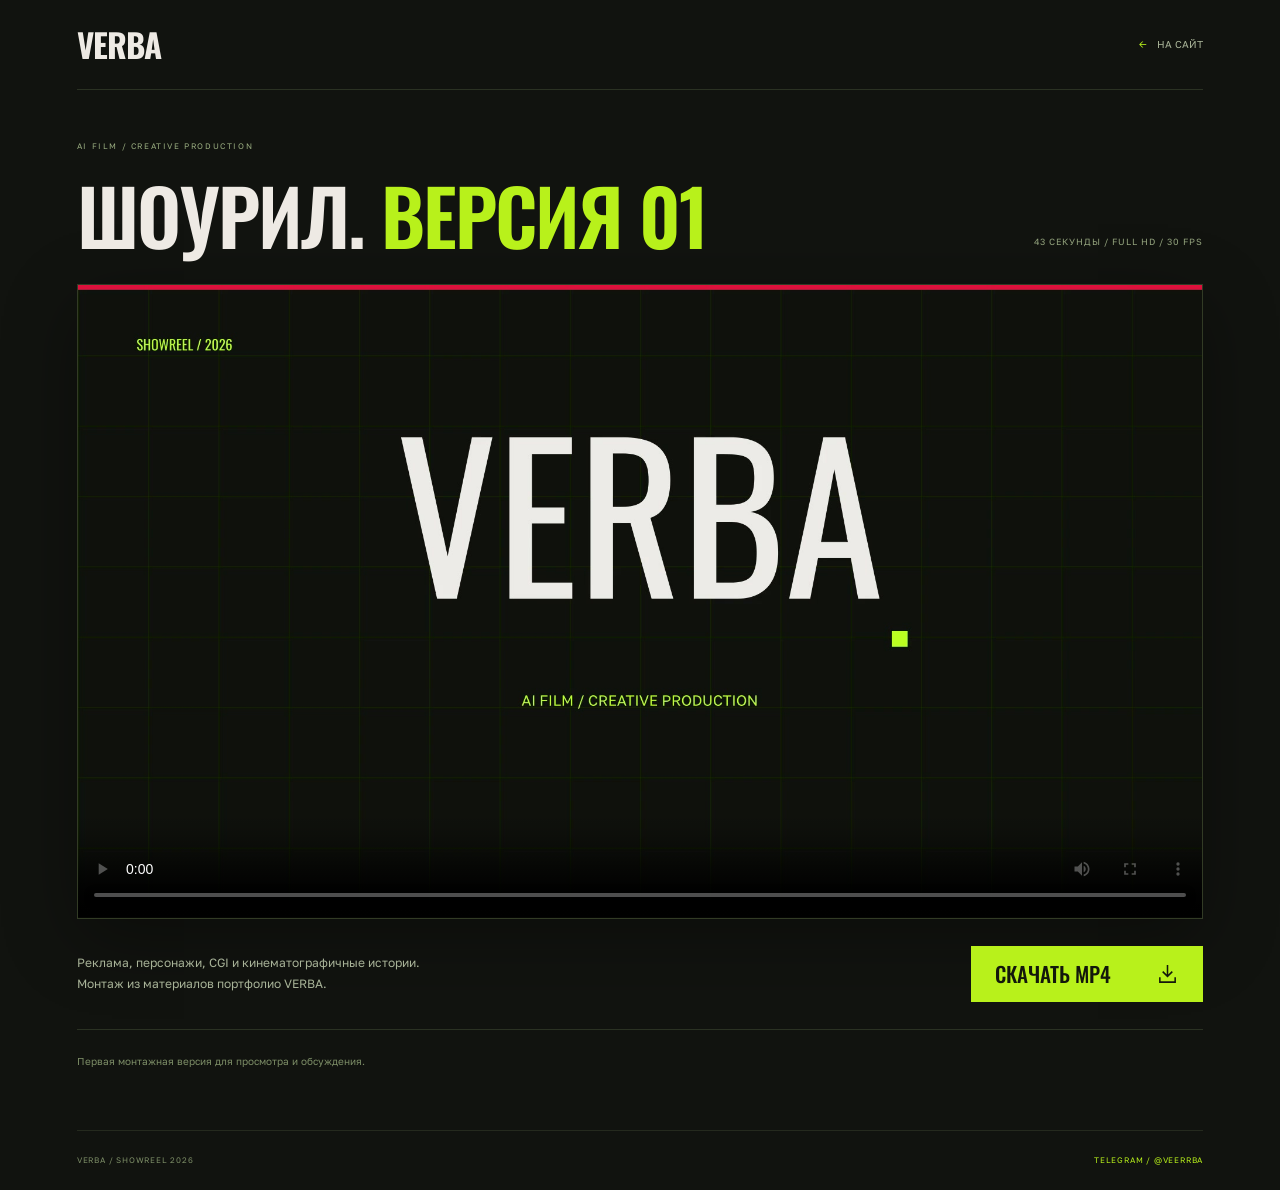
<file: showreel.html>
<!doctype html>
<html lang="ru">
<head>
<meta charset="utf-8"><meta name="viewport" content="width=device-width,initial-scale=1"><meta name="theme-color" content="#111111">
<title>VERBA — шоурил / версия 01</title><meta name="description" content="Шоурил VERBA: 43 секунды рекламы, персонажей, CGI и кинематографичных историй.">
<meta property="og:title" content="VERBA — SHOWREEL 2026"><meta property="og:description" content="43 секунды. Реклама, персонажи, CGI и истории."><meta property="og:image" content="https://verbanovich929-eng.github.io/assets/showreel/poster-v1.jpg"><meta property="og:type" content="website">
<link rel="icon" href="assets/favicon.svg">
<style>
@font-face{font-family:Oswald;src:url('assets/oswald.ttf') format('truetype');font-weight:200 700;font-display:swap}@font-face{font-family:Golos;src:url('assets/golos.ttf') format('truetype');font-weight:400 900;font-display:swap}*{box-sizing:border-box}body{margin:0;background:#11130f;color:#eeeae4;font:14px/1.7 Golos,Arial,sans-serif}a{color:inherit;text-decoration:none}a:focus-visible,video:focus-visible{outline:2px solid #b8f11b;outline-offset:5px}.shell{width:min(1200px,88%);margin:auto}.header{display:flex;justify-content:space-between;align-items:center;padding:28px 0;border-bottom:1px solid #76865b44}.brand{font:700 33px/1 Oswald,sans-serif;letter-spacing:-1px}.back{font-size:10px;color:#aab599}.back span{color:#b8f11b;margin-right:10px}main{padding:50px 0 60px}.eyebrow{font-size:8px;letter-spacing:1.6px;color:#9aad80}.heading{display:flex;justify-content:space-between;align-items:end;gap:25px;margin:20px 0 30px}h1{font:600 clamp(45px,6vw,82px)/1.05 Oswald,sans-serif;letter-spacing:-2px;margin:0}.green{color:#b8f11b}.version{font-size:9px;letter-spacing:1px;color:#94a47e;margin-bottom:5px}.player{background:#050604;border:1px solid #8da46655;box-shadow:0 20px 70px #0005}video{display:block;width:100%;aspect-ratio:16/9;background:#050604;object-fit:contain}.details{display:flex;justify-content:space-between;align-items:center;gap:25px;padding:27px 0;border-bottom:1px solid #76865b44}.details p{font-size:12px;color:#a8b398;margin:0}.download{display:flex;align-items:center;justify-content:space-between;gap:45px;min-height:56px;padding:16px 24px;background:#b8f11b;color:#13180b;font:500 21px/1.15 Oswald,sans-serif;white-space:nowrap;transition:background .2s}.download:hover{background:#d2ff59}.download svg{width:23px;height:23px}.caption{font-size:10px;color:#7d8e67;margin:23px 0 0}.footer{padding:23px 0;border-top:1px solid #76865b33;display:flex;justify-content:space-between;font-size:8px;letter-spacing:.8px;color:#7d8e67}.footer a{color:#b8f11b}@media(max-width:650px){.shell{width:89%}.header{padding:23px 0}.brand{font-size:29px}main{padding:35px 0 45px}.heading{display:block;margin-bottom:23px}h1{font-size:48px;letter-spacing:-1px}.version{margin:15px 0 0}.details{display:block;padding:22px 0}.details p{font-size:11px}.download{margin-top:22px;width:100%;min-height:58px}.caption{font-size:9px}.footer{font-size:7px;gap:20px}}@media(prefers-reduced-motion:reduce){*{transition:none!important}}
</style>
</head>
<body><div class="shell"><header class="header"><a class="brand" href="./">VERBA</a><a class="back" href="./"><span>←</span>НА САЙТ</a></header>
<main><div class="eyebrow">AI FILM / CREATIVE PRODUCTION</div><div class="heading"><h1>ШОУРИЛ.<span class="green"> ВЕРСИЯ 01</span></h1><span class="version">43 СЕКУНДЫ / FULL HD / 30 FPS</span></div><div class="player"><video controls playsinline preload="metadata" poster="assets/showreel/poster-v1.jpg" aria-label="Шоурил VERBA, версия 1, 43 секунды"><source src="assets/showreel/verba-showreel-v1.mp4" type="video/mp4">Ваш браузер не поддерживает просмотр видео. <a href="assets/showreel/verba-showreel-v1.mp4">Откройте MP4 напрямую.</a></video></div>
<div class="details"><p>Реклама, персонажи, CGI и кинематографичные истории.<br>Монтаж из материалов портфолио VERBA.</p><a class="download" href="assets/showreel/verba-showreel-v1.mp4" download="VERBA-showreel-2026-v1.mp4">СКАЧАТЬ MP4<svg viewBox="0 0 24 24" fill="none" aria-hidden="true"><path d="M12 3v12m-5-5 5 5 5-5M4 16v5h16v-5" stroke="currentColor" stroke-width="1.6"/></svg></a></div>
<p class="caption">Первая монтажная версия для просмотра и обсуждения.</p></main><footer class="footer"><span>VERBA / SHOWREEL 2026</span><a href="https://t.me/veerrba" target="_blank" rel="noopener noreferrer">TELEGRAM / @VEERRBA</a></footer></div></body></html>
</file>
<file: style.css>
@font-face{font-family:Oswald;src:url('assets/oswald.ttf') format('truetype');font-weight:200 700;font-display:swap}@font-face{font-family:Golos;src:url('assets/golos.ttf') format('truetype');font-weight:400 900;font-display:swap}:root{--bg:#111;--panel:#1d1d1d;--ink:#efeee9;--muted:#92948c;--lime:#b8f11b;--red:#ee293f;--line:#ffffff24;--pad:6vw}*{box-sizing:border-box}html{scroll-behavior:smooth;scroll-padding-top:24px}body{margin:0;background:var(--bg);color:var(--ink);font:14px/1.65 Golos,Arial,sans-serif}html,body{overflow-x:clip}body:before{content:'';position:fixed;inset:0;z-index:20;pointer-events:none;opacity:.025;background-image:url("data:image/svg+xml,%3Csvg xmlns='http://www.w3.org/2000/svg' width='180' height='180'%3E%3Cfilter id='n'%3E%3CfeTurbulence type='fractalNoise' baseFrequency='.8' numOctaves='3' stitchTiles='stitch'/%3E%3C/filter%3E%3Cpath fill='%23fff' filter='url(%23n)' d='M0 0h180v180H0z'/%3E%3C/svg%3E")}a{color:inherit;text-decoration:none}button,input{font:inherit}button{cursor:pointer;color:inherit}button,a{-webkit-tap-highlight-color:transparent}button:focus-visible,a:focus-visible,input:focus-visible{outline:2px solid var(--lime);outline-offset:5px}[hidden]{display:none!important}img{display:block;width:100%;height:100%;object-fit:cover}h1,h2,h3,p{margin-top:0}h1,h2,h3{font-family:Oswald,Impact,'Arial Narrow',sans-serif;font-weight:600;letter-spacing:-.035em;line-height:1.02}h2{font-size:clamp(54px,6.7vw,108px);margin-bottom:0;text-transform:uppercase}h3{font-size:36px}.arrow{width:1em;height:1em;display:inline-block;vertical-align:middle;flex-shrink:0}.lime-text{color:var(--lime)}.header{height:88px;padding:0 var(--pad);display:flex;align-items:center;justify-content:space-between;border-bottom:1px solid var(--line)}.brand{font-family:Oswald,sans-serif;font-weight:700;font-size:33px;letter-spacing:-1.2px;line-height:1}.brand span{font:11px Golos,sans-serif;vertical-align:top;margin-left:4px}.header-caption{font-size:8px;line-height:1.8;color:#999b94;letter-spacing:1px;margin-right:20%}.header-telegram{font-size:10px;font-weight:600;display:flex;gap:30px;align-items:center}.header-telegram>.arrow{font-size:20px;color:var(--lime)}.hero{min-height:850px;position:relative;padding:30px var(--pad) 95px;display:flex;flex-direction:column;overflow:hidden}.hero-image{position:absolute;inset:0;background:url('assets/campaign.jpg') center 46%/cover;transform:scale(1.03);animation:hero-in 1.6s cubic-bezier(.2,.7,.3,1) both}.hero-shade{position:absolute;inset:0;background:linear-gradient(0deg,#0b0b0b 0%,#080808aa 23%,transparent 63%,#0006 100%),linear-gradient(90deg,#0005,transparent 70%)}.hero-top{position:relative;display:flex;justify-content:space-between;gap:20px;font-size:8px;letter-spacing:1.5px;color:#e5e6df}.hero-title{position:relative;margin:67px 0 70px}.hero h1{font-size:clamp(70px,12.4vw,195px);font-weight:600;letter-spacing:-.045em;line-height:.98;color:var(--lime);margin:0;max-width:1100px;text-shadow:0 1px 25px #0002}.hero h1>span{color:var(--ink)}.red-sticker{position:absolute;right:1%;bottom:18%;background:var(--red);color:white;padding:14px 30px;transform:rotate(9deg);font-family:Oswald,sans-serif;font-size:31px;line-height:1.05;letter-spacing:-1px;box-shadow:0 8px 20px #0003}.hero-bottom{position:relative;display:flex;justify-content:space-between;align-items:end;margin-top:auto;gap:35px}.hero-description>p{font-size:25px;line-height:1.22;letter-spacing:-.7px;margin-bottom:18px}.hero-description>span{font-size:11px;line-height:1.9;color:#b7b9af}.hero-action{display:flex;flex-direction:column;align-items:end;gap:12px}.hero-action>span{font-size:7px;letter-spacing:1px;color:#b9bdb3}.button{display:inline-flex;justify-content:space-between;align-items:center;gap:35px;min-height:58px;padding:17px 23px;border:0;font-family:Oswald,sans-serif;font-size:19px;font-weight:500;letter-spacing:.1px;line-height:1.1;transition:transform .25s,background .25s}.button>.arrow{font-size:25px}.lime{background:var(--lime);color:#111}.button:hover{background:#d3ff4c;transform:translateY(-3px)}.scroll-cue{position:absolute;bottom:30px;left:var(--pad);right:var(--pad);border-top:1px solid #ffffff35;padding-top:17px;display:flex;justify-content:space-between;font-size:8px;letter-spacing:1px}.scroll-cue>span{color:var(--lime);font-family:Arial;font-size:18px}.marquee{background:var(--lime);color:#111;overflow:hidden;border-block:1px solid #0003;transform:rotate(-1.5deg);position:relative;z-index:2;margin:-10px 0}.marquee>div{display:flex;gap:35px;align-items:center;white-space:nowrap;width:max-content;font-family:Oswald,sans-serif;font-size:32px;line-height:1.1;padding:19px 0;animation:marquee 35s linear infinite}.marquee b{font:35px Arial;font-weight:400}.section{padding:95px var(--pad)}.section-label{display:flex;justify-content:space-between;gap:25px;border-bottom:1px solid var(--line);padding-bottom:20px;font-size:8px;letter-spacing:1.1px;color:#9b9e93}.section-heading{display:flex;justify-content:space-between;align-items:end;gap:40px;margin:43px 0}.section-heading>p{font-size:13px;line-height:1.9;color:#a7aa9e;margin-bottom:4px}.stage-tabs{display:grid;grid-template-columns:repeat(5,1fr);gap:6px;margin-bottom:8px}.stage-tabs>button{padding:18px 20px;background:#272825;border:0;text-align:left;color:var(--ink);position:relative;transition:background .3s,color .3s}.stage-tabs>button:before{content:'';position:absolute;left:-4px;top:50%;width:8px;height:8px;background:var(--bg);border-radius:50%;transform:translateY(-50%)}.stage-tabs>button>span{display:block;font-size:7px;letter-spacing:1px;margin-bottom:7px;color:#9c9f95}.stage-tabs>button>strong{font-family:Oswald,sans-serif;font-size:25px;font-weight:500;letter-spacing:-.5px}.stage-tabs>button[aria-selected=true]{background:var(--lime);color:#111}.stage-tabs>button[aria-selected=true]>span{color:#3e4d1f}.lab-workspace{display:grid;grid-template-columns:1.13fr 1fr;border:1px solid var(--line);min-height:680px}.lab-view{background:#dedace;position:relative;display:flex;flex-direction:column;min-width:0;overflow:hidden}.view-label{position:absolute;top:22px;left:23px;right:23px;z-index:4;display:flex;justify-content:space-between;color:white;mix-blend-mode:difference;font-size:8px;letter-spacing:1px;pointer-events:none}.character-view{position:relative;flex:1;min-height:540px;overflow:hidden}.character-view>img{position:absolute;inset:0;object-fit:contain;transition:opacity .6s;background:#eeeadd}.character-view #overlay-image{clip-path:inset(0);z-index:1}.character-view.dark{background:#1b1b1b}.character-view.dark>img{background:#1b1b1b}.reveal-edge{position:absolute;left:100%;top:0;bottom:0;width:1px;background:var(--lime);z-index:2;pointer-events:none}.reveal-edge>span{position:absolute;top:50%;left:-19px;border:1px solid #1116;width:38px;height:38px;border-radius:50%;display:grid;place-items:center;color:#111;background:var(--lime);font:17px Arial}.brief-board{position:absolute;inset:0;background:#dedaceef;padding:90px 10% 40px;z-index:3;display:flex;flex-direction:column;justify-content:center;color:#1b1d17;transition:opacity .6s}.brief-board.off{opacity:0;pointer-events:none}.brief-note{font-size:8px;letter-spacing:2px;color:#7d7e72;margin-bottom:25px}.brief-board h3{font-size:65px;line-height:.95;margin-bottom:25px;font-weight:500}.brief-board h3>span{display:inline-block;color:#e22f36;margin-left:20px;font-family:Arial;font-size:55px}.brief-board p{font-size:12px;line-height:1.8;color:#6b6c62}.brief-traits{display:flex;flex-wrap:wrap;gap:6px;margin-top:12px;max-width:300px}.brief-traits>span{font-size:8px;border:1px solid #939481;padding:5px 8px}.brief-scribble{font-family:Oswald,sans-serif;font-size:24px;transform:rotate(-6deg);color:#e22f36;margin-top:25px;letter-spacing:-1px}.scan-line{position:absolute;inset:0;z-index:2;pointer-events:none;border-top:1px solid transparent}.character-view.scanning .scan-line{height:2px;background:var(--lime);box-shadow:0 0 18px var(--lime);animation:scan 1.2s ease-in-out both}.comparison-controls{padding:15px 23px 18px;background:#d0cec2;color:#23251c;z-index:4}.comparison-controls>div:first-child,.compare-endpoints{display:flex;justify-content:space-between;font-size:8px;letter-spacing:.7px}.compare-endpoints{color:#6e7263;margin-top:1px;font-size:7px}.comparison-controls input{width:100%;margin:12px 0 8px;accent-color:#27311c;cursor:ew-resize;height:18px}.view-footer{font-size:7px;letter-spacing:1px;padding:16px 23px;background:#ccc9bc;color:#5f6353;display:flex;justify-content:space-between;gap:15px}.lab-notes{padding:26px 30px;display:flex;flex-direction:column;min-width:0;background:#1b1d18}.notes-top{display:flex;justify-content:space-between;gap:15px;align-items:center}.red-tag{display:inline-block;background:var(--red);color:white;padding:5px 9px;font-size:7px;font-weight:600;letter-spacing:.7px;line-height:1.5}.notes-top>button{border:0;background:none;display:flex;gap:7px;font-size:8px;color:#d6dacb;align-items:center}.notes-top>button>span{color:var(--lime);font:10px Arial}.stage-copy{margin-top:38px}.stage-copy>span{color:#a4aa96;font-size:8px;letter-spacing:1px}.stage-copy h3{font-size:43px;line-height:1.05;margin:15px 0 22px}.stage-copy p{font-size:12px;line-height:1.9;color:#a4aa96;max-width:400px}.stage-specific{margin-top:15px}.trait{border-top:1px solid #d2e0b322;padding:13px 0;display:flex;flex-direction:column;gap:5px}.trait>span{font-size:7px;letter-spacing:1px;color:#7d846e}.trait>strong{font-size:11px;font-weight:400;color:#cdd2c2}.swatch-row{display:flex;align-items:center;gap:14px;padding:13px 0;border-top:1px solid var(--line)}.swatch-row>span{width:38px;height:38px;border-radius:50%;background:var(--color);border:1px solid #fff2;flex-shrink:0}.swatch-row strong{font-size:10px;font-weight:500}.swatch-row p{font-size:10px;color:#899179;margin:4px 0 0}.mini-label{font-size:7px!important;letter-spacing:.8px;color:#90997d}.material-buttons{display:flex;gap:8px;margin-top:12px}.material-buttons>button{background:#252a1e;border:1px solid #ffffff1c;display:flex;flex-direction:column;align-items:start;gap:9px;flex:1;font-size:8px;padding:9px;transition:border-color .3s}.material-buttons>button.selected{border-color:var(--lime);color:var(--lime)}.material-buttons>button>span{width:100%;height:36px}.nylon-patch{background:repeating-linear-gradient(0deg,#8a9f39aa 0 1px,transparent 1px 3px),repeating-linear-gradient(90deg,#c8dc7a 0 1px,#576c28 1px 3px)}.metal-patch{background:repeating-linear-gradient(0deg,#d4d6d4aa 0 1px,transparent 1px 3px),linear-gradient(110deg,#555,#eee,#555)}.rubber-patch{background:repeating-linear-gradient(45deg,#151515 0 3px,#3d3d3d 3px 6px)}.material-detail{height:125px;position:relative;overflow:hidden;margin-top:14px;background:#111}.material-detail img{position:absolute;height:600%;width:600%;object-fit:cover;left:-250%;top:-145%;transition:top .7s,left .7s}.material-detail[data-material=metal] img{top:0;left:-260%}.material-detail[data-material=rubber] img{top:-490%;left:-240%}.material-detail>span{position:absolute;bottom:0;left:0;right:0;background:#000b;padding:7px 10px;font-size:8px;color:#d7dccf}.notes-bottom{display:flex;justify-content:space-between;align-items:center;margin-top:auto;padding-top:28px;gap:20px}.notes-bottom>span{font-size:7px;letter-spacing:.7px;color:#7e886b;max-width:260px}.notes-bottom>button{border:1px solid #84916c;background:none;color:var(--lime);width:42px;height:42px;display:grid;place-items:center;flex-shrink:0;font-size:20px;transition:background .3s,color .3s}.notes-bottom>button:hover{background:var(--lime);color:#111}.mesh-symbol{width:90px;height:60px;background:repeating-linear-gradient(0deg,transparent 0 14px,#b8f11b55 14px 15px),repeating-linear-gradient(60deg,transparent 0 14px,#b8f11b55 14px 15px),repeating-linear-gradient(-60deg,transparent 0 14px,#b8f11b55 14px 15px);transform:skew(-8deg);margin-block:10px 18px}#wire-notes>p{font-size:11px;color:#98a288;line-height:1.9}.caption{font-size:9px;color:#757d68;line-height:1.8;margin:18px 0 0}.formats{background:#151612;border-top:1px solid var(--line)}.format-tickets{display:grid;grid-template-columns:1fr 1fr;gap:22px}.format-ticket{display:flex;background:#292b25;position:relative;color:var(--ink);min-width:0;mask:radial-gradient(circle 8px at 0 50%,transparent 99%,#000 100%) left/51% 100% no-repeat,radial-gradient(circle 8px at 100% 50%,transparent 99%,#000 100%) right/51% 100% no-repeat}.ticket-main{padding:29px 26px;flex:1;min-width:0}.ticket-id{font-size:7px;letter-spacing:1px;color:#a6ac99}.ticket-main h3{font-size:51px;line-height:.99;margin:28px 0 22px}.ticket-main p{font-size:11px;color:#b6bcaa;line-height:1.85;max-width:300px}.ticket-tags{display:flex;flex-wrap:wrap;gap:7px;margin-top:24px}.ticket-tags>span{font-size:6px;border:1px solid #99a28666;padding:5px 6px;letter-spacing:.3px}.ticket-stub{width:89px;border-left:2px dashed #1119;padding:25px 12px;display:flex;flex-direction:column;align-items:center;justify-content:space-between;flex-shrink:0}.ticket-stub>span:first-child{font-family:Oswald,sans-serif;font-size:21px;line-height:1.05;align-self:start}.ticket-stub>span:last-child{font-size:6px;writing-mode:vertical-rl;letter-spacing:1px;max-height:80px}.barcode{height:120px;width:56px;background:repeating-linear-gradient(0deg,currentColor 0 1px,transparent 1px 3px,currentColor 3px 6px,transparent 6px 8px,currentColor 8px 9px,transparent 9px 12px);opacity:.8}.green-ticket{background:var(--lime);color:#172009;transform:rotate(-1deg)}.green-ticket .ticket-id,.green-ticket p{color:#334615}.green-ticket .ticket-tags>span{border-color:#31471266}.automotive-strip{position:relative;aspect-ratio:2.15;margin-top:60px;overflow:hidden}.automotive-strip>img{filter:brightness(.8);transition:transform 1.2s}.automotive-strip:hover>img{transform:scale(1.035)}.automotive-strip>div{position:absolute;inset:0;padding:40px 35px;background:linear-gradient(90deg,#080808a6,transparent 75%);display:flex;flex-direction:column;align-items:start;justify-content:center}.automotive-strip h3{font-size:clamp(40px,5.5vw,80px);margin:20px 0;line-height:1}.automotive-strip h3>span{color:var(--lime)}.automotive-strip p{font-size:11px;color:#aab29b;line-height:1.8}.strip-note{position:absolute;bottom:17px;right:20px;font-size:6px;letter-spacing:1px;color:#adb89c}.selected{border-top:1px solid var(--line)}.project-grid{display:grid;grid-template-columns:repeat(6,1fr);gap:35px 23px}.project-card{grid-column:span 2}.project-card:nth-child(-n+2){grid-column:span 3}.project-image{position:relative;aspect-ratio:1.4;overflow:hidden;background:#292e20}.project-card:nth-child(-n+2) .project-image{aspect-ratio:1.65}.project-image img{filter:saturate(.75);transition:transform .8s,filter .8s}.project-card:hover img{filter:saturate(1);transform:scale(1.045)}.project-image:after{content:'';position:absolute;inset:45% 0 0;background:linear-gradient(transparent,#0008)}.project-index{position:absolute;z-index:1;top:14px;left:16px;background:var(--red);padding:2px 7px;font:18px Oswald,sans-serif}.project-category{position:absolute;z-index:1;bottom:17px;left:16px;font-size:7px;letter-spacing:.7px;color:#e8ebdf}.project-copy h3{font-size:28px;margin:20px 0 12px;text-transform:uppercase;line-height:1.1}.project-copy p{font-size:11px;color:#929b81;line-height:1.9}.projects-footer{display:flex;justify-content:space-between;align-items:center;gap:30px;margin-top:35px;border-top:1px solid var(--line);padding-top:30px}.projects-footer .caption{margin:0}.production{background:#1b1d17;border-top:1px solid var(--line)}.production-grid{display:grid;grid-template-columns:repeat(4,1fr);gap:25px}.production-grid article{border-top:1px solid #7c886b66;padding-top:20px}.production-grid article>span{font-size:7px;color:var(--lime);letter-spacing:.8px}.production-grid h3{font-size:29px;line-height:1.1;margin:22px 0 17px;text-transform:uppercase}.production-grid p{font-size:11px;color:#9ba58c;line-height:1.9}.full-cycle{padding-top:50px}.full-cycle>.eyebrow{font-size:8px;letter-spacing:1px;color:#8d9b79}.steps{display:grid;grid-template-columns:repeat(4,1fr);gap:25px;margin-top:30px}.steps article{border-top:1px solid #4b5840;padding-top:17px;position:relative}.steps article>span{font-family:Oswald,sans-serif;font-size:36px;color:var(--lime);font-weight:400}.steps article:after{content:'';position:absolute;right:0;top:34px;height:1px;background:#5f6f4f;width:35%}.steps h3{font-size:25px;line-height:1.1;margin:20px 0 15px;text-transform:uppercase}.steps p{font-size:11px;color:#99a68a;line-height:1.9}.result{border:1px solid #51663b;padding:25px;font-size:12px;line-height:1.9;color:#b2bda4;margin:25px 0 0}.result strong{color:var(--lime);font:24px Oswald,sans-serif;margin-right:20px;text-transform:uppercase}.creator{border-top:1px solid var(--line)}.creator-intro{display:grid;grid-template-columns:1fr 1fr;gap:70px;margin-top:45px}.creator-intro h2{font-size:clamp(42px,5vw,76px);line-height:1.03;text-transform:uppercase}.creator-intro h2 em{font-style:normal;color:var(--lime)}.creator-intro p{font-size:12px;line-height:1.9;color:#8e9a7c}.creator-intro p.lead{font-size:22px;line-height:1.5;color:#e4e8dc}.tools{display:flex;flex-wrap:wrap;gap:7px;margin-top:35px}.tools>span{border:1px solid #6a79534f;padding:10px 15px;font-family:Oswald,sans-serif;font-size:20px;color:#b9c7a4}.credits-heading{margin-top:60px}.credits-heading .eyebrow{font-size:8px;letter-spacing:1px;color:var(--red)}.credits-heading h3{font-size:45px;text-transform:uppercase;max-width:560px;line-height:1.04;margin:20px 0 30px}.credits{display:grid;grid-template-columns:repeat(3,1fr);gap:0 30px}.credits article{border-top:1px solid var(--line);padding-block:23px}.credits article>span{font-size:8px;color:var(--red)}.credits h3{font-size:30px;text-transform:uppercase;line-height:1.1;margin:13px 0}.credits p{font-size:11px;color:#909d7e;line-height:1.8}.closing{background:var(--lime);color:#111;position:relative;overflow:hidden}.closing h2{font-size:clamp(65px,13vw,195px);line-height:.99;margin:33px 0 45px}.closing h2>span{color:#111}.closing h2>.arrow{font-size:.6em;color:var(--red);margin-left:3vw}.closing-bottom{border-top:1px solid #294a0644;padding-top:25px;display:flex;justify-content:space-between;align-items:center;gap:25px}.closing-bottom p{font-size:12px;line-height:1.8;margin:0}.closing-bottom>a{font-family:Oswald,sans-serif;font-size:40px;display:flex;align-items:center;gap:50px;line-height:1}.closing-bottom>a>.arrow{font-size:30px}footer{display:flex;justify-content:space-between;align-items:center;padding:35px var(--pad);gap:20px}footer>.brand{font-size:29px}footer>span{font-size:8px;letter-spacing:.8px;color:#7c876d}dialog{border:1px solid #7f9e4a;max-width:500px;width:calc(100% - 30px);background:#1c2117;color:var(--ink);padding:40px}dialog::backdrop{background:#000c;backdrop-filter:blur(7px)}dialog h2{font-size:70px;line-height:1;margin:25px 0}dialog p{font-size:13px;color:#a1ad92;line-height:1.9}dialog .button{margin-top:15px;font-size:17px;width:100%}.dialog-close{position:absolute;right:15px;top:8px;font:27px Arial;color:#a4b48c;background:none;border:0}.reveal{opacity:1}.motion .reveal{opacity:0;transform:translateY(25px);transition:opacity .8s,transform .8s}.motion .reveal.in{opacity:1;transform:none}@keyframes marquee{to{transform:translateX(-50%)}}@keyframes hero-in{from{opacity:0;transform:scale(1.08)}to{opacity:1;transform:scale(1.03)}}@keyframes scan{from{top:5%;opacity:0}20%{opacity:1}to{top:95%;opacity:0}}@media(min-width:1700px){:root{--pad:max(6vw,calc((100vw - 1550px)/2))}}@media(max-width:1000px){.hero{min-height:780px}.hero-title{margin-top:75px}.hero h1{font-size:12.5vw}.hero-description>p{font-size:22px}.hero-description>span{font-size:10px}.hero-action .button{font-size:17px;gap:20px}.lab-workspace{grid-template-columns:1fr 1fr;min-height:670px}.lab-notes{padding:23px}.stage-tabs>button{padding:15px}.stage-tabs>button>strong{font-size:23px}.character-view{min-height:520px}.brief-board h3{font-size:55px}.stage-copy h3{font-size:36px}.stage-copy p{font-size:11px}.ticket-main{padding:25px 20px}.ticket-main h3{font-size:43px}.ticket-stub{width:65px;padding-inline:9px}.ticket-stub>span:first-child{font-size:17px}.barcode{width:43px}.production-grid{grid-template-columns:1fr 1fr}.steps{grid-template-columns:1fr 1fr}.creator-intro{gap:35px}.credits{grid-template-columns:1fr 1fr}.project-copy h3{font-size:25px}}@media(max-width:680px){:root{--pad:5.5vw}.header{height:75px}.brand{font-size:29px}.header-caption{font-size:6px;letter-spacing:.5px;margin-right:0}.header-telegram{font-size:8px;gap:10px}.header-telegram>.arrow{font-size:17px}.hero{min-height:800px;padding-top:22px;padding-bottom:90px}.hero-image{background-position:46% center}.hero-shade{background:linear-gradient(0deg,#080808 0%,#080808b3 34%,#08080811 70%,#08080866),linear-gradient(90deg,#0003,transparent)}.hero-top{font-size:6px;letter-spacing:.7px}.hero-top>span:last-child{max-width:40%;text-align:right}.hero-title{margin-top:72px;margin-bottom:150px}.hero h1{font-size:clamp(56px,12.1vw,87px);letter-spacing:-.045em;line-height:1.03}.red-sticker{font-size:22px;padding:10px 15px;right:0;bottom:-75px}.hero-bottom{flex-direction:column;align-items:stretch;gap:25px}.hero-description>p{font-size:23px;margin-bottom:15px}.hero-description>span{font-size:11px;line-height:1.8}.hero-action{align-items:stretch}.hero-action .button{font-size:20px;min-height:57px}.hero-action>span{font-size:6px;letter-spacing:.8px}.scroll-cue{bottom:25px;font-size:7px;letter-spacing:.5px}.marquee>div{font-size:24px;padding-block:15px}.marquee b{font-size:27px}.section{padding-block:58px}.section-label{font-size:7px;letter-spacing:.7px;padding-bottom:17px}.section-label>span:last-child{max-width:46%;text-align:right;font-size:6px}.section-heading{display:block;margin:30px 0}h2{font-size:clamp(47px,10.5vw,65px);line-height:1.03}.section-heading>p{font-size:12px;margin:22px 0 0}.stage-tabs{gap:3px;margin-bottom:4px}.stage-tabs>button{padding:11px 7px}.stage-tabs>button>strong{font-size:16px;letter-spacing:-.5px}.stage-tabs>button>span{font-size:5px;letter-spacing:.2px;margin-bottom:5px;white-space:nowrap}.stage-tabs>button:before{width:6px;height:6px;left:-3px}.lab-workspace{grid-template-columns:1fr;min-height:0}.character-view{min-height:0;height:auto;flex:auto;aspect-ratio:1/1.1}.view-label{top:16px;left:18px;right:18px;font-size:7px}.brief-board{padding:65px 9% 30px}.brief-board h3{font-size:53px;margin-bottom:18px}.brief-board h3>span{font-size:40px}.brief-note{font-size:7px;margin-bottom:20px}.brief-board p{font-size:11px}.brief-traits>span{font-size:6px}.brief-scribble{font-size:22px;margin-top:20px}.view-footer{font-size:6px;padding:13px 18px}.lab-notes{padding:23px}.stage-copy{margin-top:28px}.stage-copy h3{font-size:36px}.stage-copy p{font-size:12px;line-height:1.85}.notes-top .red-tag{font-size:6px}.notes-top>button{font-size:7px}.notes-bottom{padding-top:24px}.notes-bottom>span{font-size:6px;max-width:230px}.notes-bottom>button{width:35px;height:35px;font-size:17px}.trait>strong{font-size:12px}.material-detail{height:145px}.caption{font-size:8px}.format-tickets{grid-template-columns:1fr;gap:22px}.ticket-main{padding:27px 23px}.ticket-main h3{font-size:49px;line-height:1.01;margin-block:25px 20px}.ticket-main p{font-size:12px}.ticket-stub{width:68px;padding-block:27px}.ticket-stub>span:first-child{font-size:18px}.ticket-tags>span{font-size:6px}.automotive-strip{aspect-ratio:.9;margin-top:43px}.automotive-strip>img{object-position:68% center}.automotive-strip>div{padding:25px;background:linear-gradient(90deg,#000b,#0002)}.automotive-strip h3{font-size:45px}.automotive-strip p{font-size:11px}.strip-note{font-size:5px;right:12px;bottom:12px}.project-grid{grid-template-columns:1fr;gap:27px}.project-card,.project-card:nth-child(-n+2){grid-column:auto}.project-image,.project-card:nth-child(-n+2) .project-image{aspect-ratio:1.3}.project-copy h3{font-size:30px}.project-copy p{font-size:12px}.projects-footer{display:block;margin-top:25px}.projects-footer .button{width:100%;margin-top:22px;font-size:18px}.production-grid{grid-template-columns:1fr;gap:17px}.production-grid h3{font-size:31px;margin-block:15px}.production-grid p{font-size:12px}.full-cycle{padding-top:35px}.steps{gap:20px}.steps h3{font-size:25px;line-height:1.12}.steps p{font-size:11px}.steps article:after{width:25%}.result{padding:20px;font-size:11px}.result strong{display:block;margin-bottom:10px}.creator-intro{grid-template-columns:1fr;gap:25px;margin-top:30px}.creator-intro h2{font-size:47px}.creator-intro p.lead{font-size:20px}.creator-intro p{font-size:12px}.tools{gap:6px;margin-top:25px}.tools>span{font-size:18px;padding:8px 11px}.credits-heading{margin-top:40px}.credits-heading h3{font-size:35px}.credits{grid-template-columns:1fr}.credits h3{font-size:30px}.credits p{font-size:12px}.closing h2{font-size:clamp(57px,12.5vw,84px);margin-block:30px}.closing h2>.arrow{margin-left:5px}.closing-bottom{display:block}.closing-bottom>a{font-size:35px;justify-content:space-between;margin-top:28px}.closing-bottom p{font-size:12px}footer{padding-block:27px}footer>span{font-size:6px;letter-spacing:.3px}footer>.brand{font-size:25px}dialog{padding:30px 23px}dialog h2{font-size:61px}dialog .button{font-size:16px;gap:15px}}@media(prefers-reduced-motion:reduce){html{scroll-behavior:auto}*,*:before,*:after{animation:none!important;transition:none!important}.motion .reveal{opacity:1;transform:none}}
.material-detail{background-image:url('assets/courier-texture.jpg');background-size:250% auto;background-position:50% 30%;transition:background-position .7s}.material-detail[data-material=metal]{background-position:50% 1%}.material-detail[data-material=rubber]{background-position:50% 98%}
.character-view.comparable{cursor:ew-resize;touch-action:pan-y}.character-view>img{-webkit-user-drag:none;user-select:none}.notes-top>button>span{font-family:Arial,sans-serif}
/* The established art direction, with a character-development opening. */
.hero{min-height:980px;padding-bottom:98px;background:#080909;isolation:isolate}.hero-grid-world{position:absolute;inset:0;z-index:-1;overflow:hidden;background:radial-gradient(ellipse at 80% 32%,#a91b2f75,transparent 43%),radial-gradient(ellipse at 18% 75%,#4f111d88,transparent 53%),#080909}.hero-grid-world:before{content:'';position:absolute;inset:0;background:linear-gradient(90deg,#f02b3512 1px,transparent 1px),linear-gradient(#f02b3510 1px,transparent 1px);background-size:85px 85px;mask-image:linear-gradient(#0008,transparent 70%)}.perspective-road{position:absolute;left:-45%;right:-45%;height:100%;bottom:-49%;background:linear-gradient(90deg,#db293b40 1px,transparent 1px),linear-gradient(#db293b40 1px,transparent 1px);background-size:100px 80px;transform:perspective(470px) rotateX(60deg);transform-origin:center top;mask-image:linear-gradient(transparent,#000 22%,#0008);opacity:.8}.hero-top{font-size:8px}.hero-title{margin:31px 0 6px;z-index:3}.hero h1{font-size:clamp(60px,8.25vw,138px);line-height:1.05;max-width:none;letter-spacing:-.037em;white-space:nowrap;text-shadow:none}.hero h1>span{color:var(--ink)}.hero-development{display:grid;grid-template-columns:1fr 40px 1fr 40px 1fr;align-items:center;gap:0;margin:2px 0 30px;position:relative}.hero-character{margin:0;min-width:0;position:relative}.hero-character-art{height:450px;position:relative;isolation:isolate}.hero-character-art>img{height:100%;width:100%;object-fit:contain;mix-blend-mode:screen}.hero-character-final .hero-character-art{filter:drop-shadow(0 0 20px #b8f11b12)}.hero-character figcaption{border-top:1px solid #b83b4638;padding:15px 4px 0;display:flex;justify-content:space-between;align-items:center;gap:12px}.hero-character figcaption>span{font-size:7px;letter-spacing:.7px;color:#8e7374}.hero-character figcaption>strong{font-family:Oswald,sans-serif;font-weight:400;font-size:17px;color:#d5d5c8}.hero-character-pencil figcaption>span{color:#a5a96e}.hero-character-final figcaption>span{color:var(--lime)}.development-connector{font-family:Arial,sans-serif;font-size:27px;color:#818269;text-align:center;align-self:center;margin-top:-30px}.wave-frame{position:absolute;inset:0}.wave-frame-b{animation:wave-b 2.2s steps(1,end) infinite}.wave-frame-a{animation:wave-a 2.2s steps(1,end) infinite}.hero-bottom{align-items:center;gap:50px;margin-top:10px}.hero-description>p{font-size:24px}.hero-action{align-items:stretch;min-width:360px}.hero-action .button{font-size:26px;padding:23px 30px;min-height:80px;box-shadow:0 9px 35px #b8f11b14}.hero-action .button>.arrow{font-size:33px}.hero-action>span{text-align:center;font-size:7px}.automotive-strip>img{object-position:center}.automotive-strip>div{background:linear-gradient(90deg,#060606db 0%,#07070770 35%,transparent 70%)}.automotive-strip h3{font-size:clamp(48px,6.2vw,92px);text-shadow:0 2px 30px #0005}.concept-projects{grid-template-columns:repeat(6,1fr);gap:35px 24px}.concept-projects .project-card{grid-column:span 2}.concept-projects .project-card:nth-child(-n+2){grid-column:span 3}.concept-projects .project-card:nth-last-child(-n+2){grid-column:span 3}.concept-projects .project-image,.concept-projects .project-card:nth-child(-n+2) .project-image{aspect-ratio:1.22}.concept-projects .project-card:nth-child(-n+2) .project-image,.concept-projects .project-card:nth-last-child(-n+2) .project-image{aspect-ratio:1.5}.concept-projects .project-image img{filter:saturate(.92)}.concept-projects .project-card:hover img{filter:saturate(1.1);transform:scale(1.045)}.concept-badge{position:absolute;top:17px;right:14px;background:#111b;color:#c8d2b5;font-size:6px;letter-spacing:.7px;padding:4px 7px;border:1px solid #d5e0c033;z-index:1}.concept-projects .project-copy h3{font-size:28px}.concept-projects .project-copy p{font-size:12px}.concept-projects .project-card:nth-child(7) .project-image img{object-position:50% 32%}@keyframes wave-a{0%,19%,39%,59%,79%,100%{opacity:1}20%,38%,60%,78%{opacity:0}}@keyframes wave-b{0%,19%,39%,59%,79%,100%{opacity:0}20%,38%,60%,78%{opacity:1}}@media(max-width:1000px){.hero{min-height:900px}.hero h1{font-size:8.2vw}.hero-character-art{height:360px}.hero-character figcaption{display:block}.hero-character figcaption>span{display:block;margin-bottom:5px}.hero-character figcaption>strong{font-size:15px}.hero-development{grid-template-columns:1fr 22px 1fr 22px 1fr;margin-top:30px}.development-connector{font-size:20px}.hero-action{min-width:280px}.hero-action .button{font-size:23px;padding:21px}.hero-description>p{font-size:22px}.hero-bottom{gap:25px}}@media(max-width:680px){.hero{min-height:0;padding-bottom:95px}.hero-title{margin:36px 0 0}.hero h1{white-space:normal;font-size:clamp(52px,12vw,80px);line-height:1.01;max-width:100%}.hero h1>span{display:block}.hero-development{grid-template-columns:1fr 12px 1fr 12px 1fr;margin:20px -10px 26px}.hero-character-art{height:240px}.development-connector{font-size:14px;margin-top:-30px}.hero-character figcaption{padding:10px 2px 0;min-height:55px}.hero-character figcaption>span{font-size:5px;letter-spacing:0;line-height:1.5}.hero-character figcaption>strong{font-size:12px;line-height:1.05;display:block}.hero-description>p{font-size:23px}.hero-description>span{font-size:11px}.hero-bottom{margin-top:0;gap:24px;align-items:stretch}.hero-action{min-width:0}.hero-action .button{font-size:24px;min-height:75px;padding:21px 25px}.hero-action .button>.arrow{font-size:30px}.hero-action>span{font-size:6px}.automotive-strip>img{object-position:70% center}.automotive-strip h3{font-size:48px}.automotive-strip>div{background:linear-gradient(90deg,#050505bf,#05050526);padding:25px}.concept-projects{grid-template-columns:1fr}.concept-projects .project-card,.concept-projects .project-card:nth-child(-n+2),.concept-projects .project-card:nth-last-child(-n+2){grid-column:auto}.concept-projects .project-image,.concept-projects .project-card:nth-child(-n+2) .project-image,.concept-projects .project-card:nth-last-child(-n+2) .project-image{aspect-ratio:1.22}.concept-projects .project-copy h3{font-size:30px}}@media(prefers-reduced-motion:reduce){.wave-frame-a{opacity:1!important}.wave-frame-b{opacity:0!important}}
.concept-projects .project-card:nth-child(5) .project-image img{object-position:75% center}
.hero-character-art{isolation:auto}.hero-character-final .hero-character-art{filter:none}
.hero-grid-world{z-index:0;isolation:isolate}.hero-top,.hero-title,.hero-development,.hero-bottom,.scroll-cue{z-index:1}.hero-character-art>img{mix-blend-mode:normal;filter:none}.hero-action .button{position:relative;z-index:2}
.perspective-road{inset:44% -15% 0;left:-15%;right:-15%;bottom:0;height:auto;background:url('assets/road-grid.svg') center/100% 100% no-repeat;transform:none;mask-image:linear-gradient(transparent,#000 25%,#0008);opacity:.85}
.hero-bottom{flex-direction:column;align-items:stretch;gap:28px}.hero-action{order:-1;align-self:center;width:min(480px,100%);min-width:0}.hero-description{display:flex;justify-content:space-between;align-items:center;gap:40px}.hero-description>p{margin-bottom:0}.hero-description>span{text-align:right}@media(max-width:680px){.hero-action{width:100%;align-self:stretch}.hero-description{display:block}.hero-description>p{margin-bottom:15px}.hero-description>span{text-align:left}.hero-bottom{gap:26px}}
/* Service windows separate the four disciplines from the production timeline. */
.production-porthole{margin:48px 0 0;padding:20px;border:1px solid #69775478;border-radius:28px;background:linear-gradient(135deg,#353a2e 0%,#1f241b 25%,#0c100a 70%,#30372a 100%);box-shadow:0 18px 60px #0004,inset 0 1px 0 #d0dfb54d,inset 0 -2px 0 #000a}.porthole-bar{display:flex;justify-content:space-between;align-items:center;gap:20px;padding:1px 9px 20px;color:#a6ba8e;font-size:8px;letter-spacing:1px}.porthole-bar>span:first-child{display:flex;align-items:center;gap:9px}.porthole-bar i{width:5px;height:5px;border-radius:50%;background:var(--lime);box-shadow:0 0 8px #b8f11b99;flex-shrink:0}.porthole-bar>span:last-child{color:#738262;font-size:7px}.production-porthole .production-grid{gap:13px}.production-porthole .production-grid article{position:relative;padding:32px 23px 26px;border:1px solid #78836688;border-radius:20px;background:radial-gradient(ellipse at 20% 0%,#b8f11b0b,transparent 70%),linear-gradient(145deg,#182014,#0b1009);box-shadow:inset 0 0 0 5px #232b1e,inset 0 0 0 6px #56644855,0 4px 9px #0005;min-height:310px}.production-porthole .production-grid article:before{content:'';position:absolute;inset:8px;border:1px solid #bfdd9b12;border-radius:12px;pointer-events:none}.window-bolts{position:absolute;inset:0;pointer-events:none}.window-bolts>i{position:absolute;width:4px;height:4px;background:linear-gradient(135deg,#9ca58a,#3e4933);box-shadow:0 0 0 1px #070b05;border-radius:50%}.window-bolts>i:nth-child(1){top:14px;left:14px}.window-bolts>i:nth-child(2){top:14px;right:14px}.window-bolts>i:nth-child(3){bottom:14px;left:14px}.window-bolts>i:nth-child(4){bottom:14px;right:14px}.production-porthole .production-grid article>span:not(.window-bolts){position:relative;font-size:8px;line-height:1.7;color:#bed599;letter-spacing:.7px}.production-porthole .production-grid h3{position:relative;font-size:30px;color:#f2f4e8;margin:22px 0 18px;line-height:1.16;letter-spacing:-.025em}.production-porthole .production-grid p{position:relative;font-size:12px;color:#c0cbb1;line-height:1.9;margin:0}.production .full-cycle{padding-top:65px}.tool-groups{margin-top:40px;border-top:1px solid #71805b4d}.tool-group{padding:24px 0 25px;border-bottom:1px solid #71805b4d;display:grid;grid-template-columns:220px 1fr;gap:25px;align-items:start}.tool-group h3{margin:6px 0 0;font-family:Golos,sans-serif;font-size:9px;line-height:1.7;font-weight:500;letter-spacing:1px;color:#9bad82}.tool-group .tools{margin:0;gap:7px}.tool-group .tools>span{font-size:20px;padding:8px 13px;background:#9bb37706;color:#d7dfca;border-color:#6a79534f}.concept-projects .project-card:nth-child(7) .project-image{aspect-ratio:1.25}.concept-projects .project-card:nth-child(7) .project-image img{object-fit:contain;background:#10110e;object-position:center}.concept-projects .project-card:nth-child(2) .project-image img{object-position:50% 55%}.concept-projects .project-card:nth-child(6) .project-image img{object-position:center}@media(max-width:1100px){.production-porthole .production-grid{grid-template-columns:repeat(2,1fr)}.production-porthole .production-grid article{min-height:275px}.tool-group{grid-template-columns:160px 1fr;gap:20px}}@media(max-width:680px){.production-porthole{margin-top:30px;padding:12px;border-radius:22px}.porthole-bar{padding:3px 5px 15px;font-size:6px;letter-spacing:.3px}.porthole-bar>span:last-child{display:none}.production-porthole .production-grid{grid-template-columns:1fr;gap:13px}.production-porthole .production-grid article{min-height:0;padding:30px 25px;border-radius:18px}.production-porthole .production-grid h3{font-size:32px;margin-block:17px}.production-porthole .production-grid p{font-size:13px;line-height:1.85}.production .full-cycle{padding-top:43px}.tool-groups{margin-top:30px}.tool-group{grid-template-columns:1fr;gap:15px;padding-block:20px}.tool-group h3{font-size:8px;margin:0}.tool-group .tools>span{font-size:18px;padding:7px 10px}.concept-projects .project-card:nth-child(7) .project-image{aspect-ratio:1.25}}
/* Human avatar studio, independent from the character-development lab. */
.credits-heading h3{max-width:none;font-size:clamp(36px,4.3vw,66px);white-space:nowrap;letter-spacing:-.035em}.credits article>span{display:inline-block;font-family:Oswald,sans-serif;font-size:31px;line-height:1.15;font-weight:500;color:var(--red);letter-spacing:0;margin-bottom:4px}.avatar-lab{border-block:1px solid var(--line);background:radial-gradient(ellipse at 100% 60%,#b8f11b06,transparent 60%),#151612}.avatar-message{display:flex;gap:17px;align-items:center;background:#21251c;border:1px solid #6e845440;border-left:3px solid var(--lime);padding:20px 24px;margin-bottom:30px}.message-icon{width:39px;height:39px;background:#b8f11b10;border:1px solid #b8f11b33;border-radius:50%;display:grid;place-items:center;color:var(--lime);flex-shrink:0}.message-icon svg{width:22px;height:22px}.avatar-message>div>span{font-size:7px;letter-spacing:1px;color:#98a582}.avatar-message p{font-size:13px;line-height:1.8;color:#d4ddc6;margin:7px 0 0}.message-check{margin-left:auto;color:var(--lime);font:15px Arial;flex-shrink:0}.avatar-tabs{display:grid;grid-template-columns:repeat(4,1fr);gap:5px;margin-bottom:7px}.avatar-tabs button{background:#282b23;border:0;text-align:left;padding:18px 20px;transition:background .3s,color .3s}.avatar-tabs button>span{display:block;font-size:7px;letter-spacing:.8px;color:#9ea78d;margin-bottom:7px}.avatar-tabs button>strong{font-family:Oswald,sans-serif;font-size:25px;line-height:1.05;font-weight:500}.avatar-tabs button[aria-selected=true]{background:var(--lime);color:#172009}.avatar-tabs button[aria-selected=true]>span{color:#4c5f2b}.avatar-workspace{display:grid;grid-template-columns:1.2fr 1fr;background:#191d15;border:1px solid #74885b33;min-height:600px}.avatar-view{min-width:0;display:flex;flex-direction:column;background:#10110e}.avatar-frame{position:relative;aspect-ratio:1.07;overflow:hidden;flex:1;touch-action:pan-y}.avatar-frame.comparable{cursor:ew-resize}.avatar-frame>img{position:absolute;inset:0;object-fit:cover;object-position:center;-webkit-user-drag:none;user-select:none}.avatar-frame #avatar-overlay{z-index:1;clip-path:inset(0 50% 0 0)}.avatar-frame:after{content:'';position:absolute;inset:65% 0 0;background:linear-gradient(transparent,#0008);z-index:2;pointer-events:none}.avatar-divider{position:absolute;z-index:3;top:0;bottom:0;left:50%;width:1px;background:var(--lime);pointer-events:none}.avatar-divider>span{position:absolute;top:45%;left:-18px;width:36px;height:36px;background:var(--lime);border-radius:50%;display:grid;place-items:center;color:#111;font:18px Arial}.avatar-frame-label{position:absolute;z-index:4;left:22px;top:19px;background:#1118;color:#d7dfcd;padding:5px 8px;font-size:7px;letter-spacing:.7px;display:flex;align-items:center;gap:7px;pointer-events:none}.avatar-frame-label i{height:4px;width:4px;background:var(--lime);border-radius:50%}.avatar-lower-third{position:absolute;z-index:4;left:25px;right:25px;bottom:23px;pointer-events:none}.avatar-lower-third>span{display:block;color:var(--lime);font-size:7px;letter-spacing:1px;margin-bottom:8px}.avatar-lower-third>strong{font-family:Oswald,sans-serif;font-weight:500;font-size:29px;line-height:1.1;color:#f2f2eb}.avatar-compare-controls{padding:18px 23px;background:#262c20;border-top:1px solid #72885b33}.avatar-compare-controls>div{display:flex;justify-content:space-between;gap:15px;font-size:8px;letter-spacing:.5px;color:#c4d5ae}.avatar-compare-controls>div:last-child{font-size:7px;color:#929e81}.avatar-compare-controls input{accent-color:var(--lime);width:100%;height:18px;margin:12px 0 7px;cursor:ew-resize}.avatar-notes{min-width:0;padding:29px 32px;display:flex;flex-direction:column;align-items:start}.avatar-copy{margin-top:29px}.avatar-copy>span{font-size:8px;letter-spacing:1px;color:#a7b88e}.avatar-copy h3{font-size:43px;line-height:1.05;margin:16px 0 20px}.avatar-copy p{font-size:12px;line-height:1.9;color:#a9b49a;max-width:390px}.avatar-mode-content{width:100%;margin-top:12px}.avatar-note-row{border-top:1px solid #798d5e33;padding:15px 0;display:flex;flex-direction:column;gap:6px}.avatar-note-row>span{font-size:7px;letter-spacing:1px;color:#778d5e}.avatar-note-row>strong{font-size:11px;font-weight:400;color:#ccd5c0}.room-choice{display:flex;gap:14px;border-top:1px solid #798d5e33;padding:18px 0;align-items:center}.room-swatch{display:block;width:43px;height:43px;flex-shrink:0}.home-swatch{background:linear-gradient(130deg,#fff2da,#ab9472)}.studio-swatch{background:linear-gradient(125deg,#262b28 50%,#b32834)}.room-choice strong{font-size:9px;font-weight:500;letter-spacing:.4px}.room-choice p{font-size:10px;color:#899c72;line-height:1.8;margin:5px 0 0}.avatar-help{font-size:9px;line-height:1.9;color:#91a479;margin:17px 0 0}.avatar-option-label{font-size:7px;letter-spacing:.8px;color:#9cad89;line-height:1.7}.avatar-identity-options{display:grid;grid-template-columns:1fr 1fr;gap:12px;margin-top:15px}.avatar-identity-options>button{border:1px solid #53663d;background:#20271a;padding:0;overflow:hidden;text-align:left;transition:border-color .3s}.avatar-identity-options>button[aria-pressed=true]{border-color:var(--lime)}.avatar-identity-options img{aspect-ratio:1.3;object-fit:cover;height:auto}.avatar-identity-options span{font-size:7px;letter-spacing:.4px;display:block;padding:9px}.avatar-notes-foot{margin-top:auto;padding-top:25px;color:#71895a;font-size:7px;letter-spacing:1px}@media(max-width:1100px){.avatar-workspace{grid-template-columns:1fr 1fr}.avatar-notes{padding:25px}.avatar-copy h3{font-size:35px}.avatar-tabs button{padding:16px}.avatar-tabs button>strong{font-size:22px}.avatar-frame{aspect-ratio:.87}.avatar-lower-third>strong{font-size:25px}}@media(max-width:680px){.credits-heading h3{font-size:clamp(25px,5.9vw,42px);white-space:nowrap;line-height:1.15;letter-spacing:-.035em}.credits article>span{font-size:29px;margin-bottom:3px}.avatar-message{padding:16px;gap:13px;margin-bottom:23px}.message-icon{width:31px;height:31px}.message-icon svg{width:18px;height:18px}.avatar-message>div>span{font-size:6px;letter-spacing:.4px}.avatar-message p{font-size:11px;line-height:1.85}.message-check{display:none}.avatar-tabs{gap:3px}.avatar-tabs button{padding:12px 7px}.avatar-tabs button>span{font-size:5px;letter-spacing:.3px;margin-bottom:5px}.avatar-tabs button>strong{font-size:16px;line-height:1.12}.avatar-workspace{grid-template-columns:1fr;min-height:0}.avatar-frame{aspect-ratio:1/1.1;flex:none}.avatar-frame-label{left:16px;top:15px;font-size:6px}.avatar-lower-third{left:20px;right:20px;bottom:20px}.avatar-lower-third>strong{font-size:27px}.avatar-notes{padding:25px 23px}.avatar-copy{margin-top:25px}.avatar-copy h3{font-size:36px}.avatar-copy p{font-size:12px}.avatar-note-row>strong{font-size:12px}.avatar-compare-controls{padding:16px 20px}.avatar-compare-controls>div{font-size:7px}.avatar-compare-controls>div:last-child{font-size:6px}.avatar-identity-options span{font-size:7px}.avatar-help{font-size:10px}}@media(prefers-reduced-motion:reduce){}
@media(max-width:680px){.credits-heading h3{font-size:clamp(19px,6.15vw,41px)}}

.avatar-voice-description{margin-top:10px}.voice-description-row{border-top:1px solid #798d5e33;padding:20px 0 2px}.voice-description-row>span{font-size:7px;letter-spacing:.8px;color:#9cad89}.voice-description-row h4{font-family:Oswald,sans-serif;font-size:25px;font-weight:500;line-height:1.15;letter-spacing:-.025em;margin:12px 0}.voice-description-row p{font-size:12px;line-height:1.9;color:#a9b49a;margin-bottom:18px}@media(max-width:680px){.voice-description-row h4{font-size:27px}.voice-description-row p{font-size:12px}}
/* Persistent, compact section navigation. Native details keeps the links usable without JavaScript. */
.site-contents{position:fixed;z-index:60;right:max(20px,env(safe-area-inset-right));bottom:max(22px,env(safe-area-inset-bottom));color:var(--ink);font-family:Golos,Arial,sans-serif}.site-contents>summary{display:flex;align-items:center;gap:11px;min-height:48px;padding:13px 17px;list-style:none;cursor:pointer;background:#171c13f2;border:1px solid #a4c66b80;box-shadow:0 5px 25px #0006;backdrop-filter:blur(14px);border-radius:5px;font-size:10px;letter-spacing:.9px;font-weight:500;user-select:none;transition:background .2s,border-color .2s}.site-contents>summary::-webkit-details-marker{display:none}.site-contents>summary:hover,.site-contents[open]>summary{border-color:var(--lime);background:#28351df5}.site-contents>summary:focus-visible{outline:2px solid var(--lime);outline-offset:5px}.contents-icon{width:19px;height:19px;color:var(--lime);flex-shrink:0}.contents-indicator{width:5px;height:5px;border-radius:50%;background:var(--lime);margin-left:3px}.site-contents>nav{position:absolute;right:0;bottom:62px;width:286px;max-width:calc(100vw - 32px);background:#171c13f7;backdrop-filter:blur(18px);border:1px solid #91a77080;box-shadow:0 16px 60px #0009;border-radius:9px;overflow:hidden;transform-origin:bottom right}.site-contents:not([open])>nav{display:none}.site-contents[open]>nav{animation:contents-enter .18s ease-out}.contents-header{display:flex;justify-content:space-between;align-items:center;gap:15px;border-bottom:1px solid #9fbf7330;padding:12px 14px 12px 20px}.contents-header>span{font-size:8px;letter-spacing:1px;color:#acbd97}.contents-close{display:grid;place-items:center;width:32px;height:32px;border:0;background:transparent;color:#bac8a7;padding:7px}.contents-close svg{width:18px;height:18px}.contents-close:hover{color:var(--lime);background:#b8f11b0c}.site-contents ol{list-style:none;margin:0;padding:9px;max-height:min(430px,calc(100vh - 195px));max-height:min(430px,calc(100dvh - 195px));overflow-y:auto;overscroll-behavior:contain;scrollbar-width:thin;scrollbar-color:#7e9b52 #1c2316}.site-contents li{margin:0}.site-contents nav a{display:flex;align-items:center;gap:14px;min-height:40px;padding:10px 12px;border-left:2px solid transparent;font-size:11px;line-height:1.35;color:#d2dbc7;transition:color .15s,background .15s}.site-contents nav a>span{width:17px;flex-shrink:0;font-size:8px;color:#778d5e;letter-spacing:.4px}.site-contents nav a:hover{background:#b8f11b10;color:#f2f6e9}.site-contents nav a[aria-current=location]{border-left-color:var(--lime);background:#b8f11b18;color:var(--lime)}.site-contents nav a[aria-current=location]>span{color:#accc7b}.contents-progress{height:2px;background:#b8f11b12}.contents-progress>span{display:block;height:100%;background:var(--lime);width:0;transition:width .12s linear}@keyframes contents-enter{from{opacity:0;transform:translateY(7px) scale(.98)}to{opacity:1;transform:none}}@media(max-width:680px){.site-contents{right:max(14px,env(safe-area-inset-right));bottom:max(15px,env(safe-area-inset-bottom))}.site-contents>summary{min-height:48px;padding:13px 15px;font-size:9px;gap:9px}.site-contents>nav{bottom:60px;width:280px}.site-contents nav a{min-height:42px;font-size:12px}.contents-header{padding-left:21px}}@media(prefers-reduced-motion:reduce){.site-contents[open]>nav,.contents-progress>span{animation:none;transition:none}}
footer{padding-bottom:max(85px,calc(70px + env(safe-area-inset-bottom)))}
</file>
